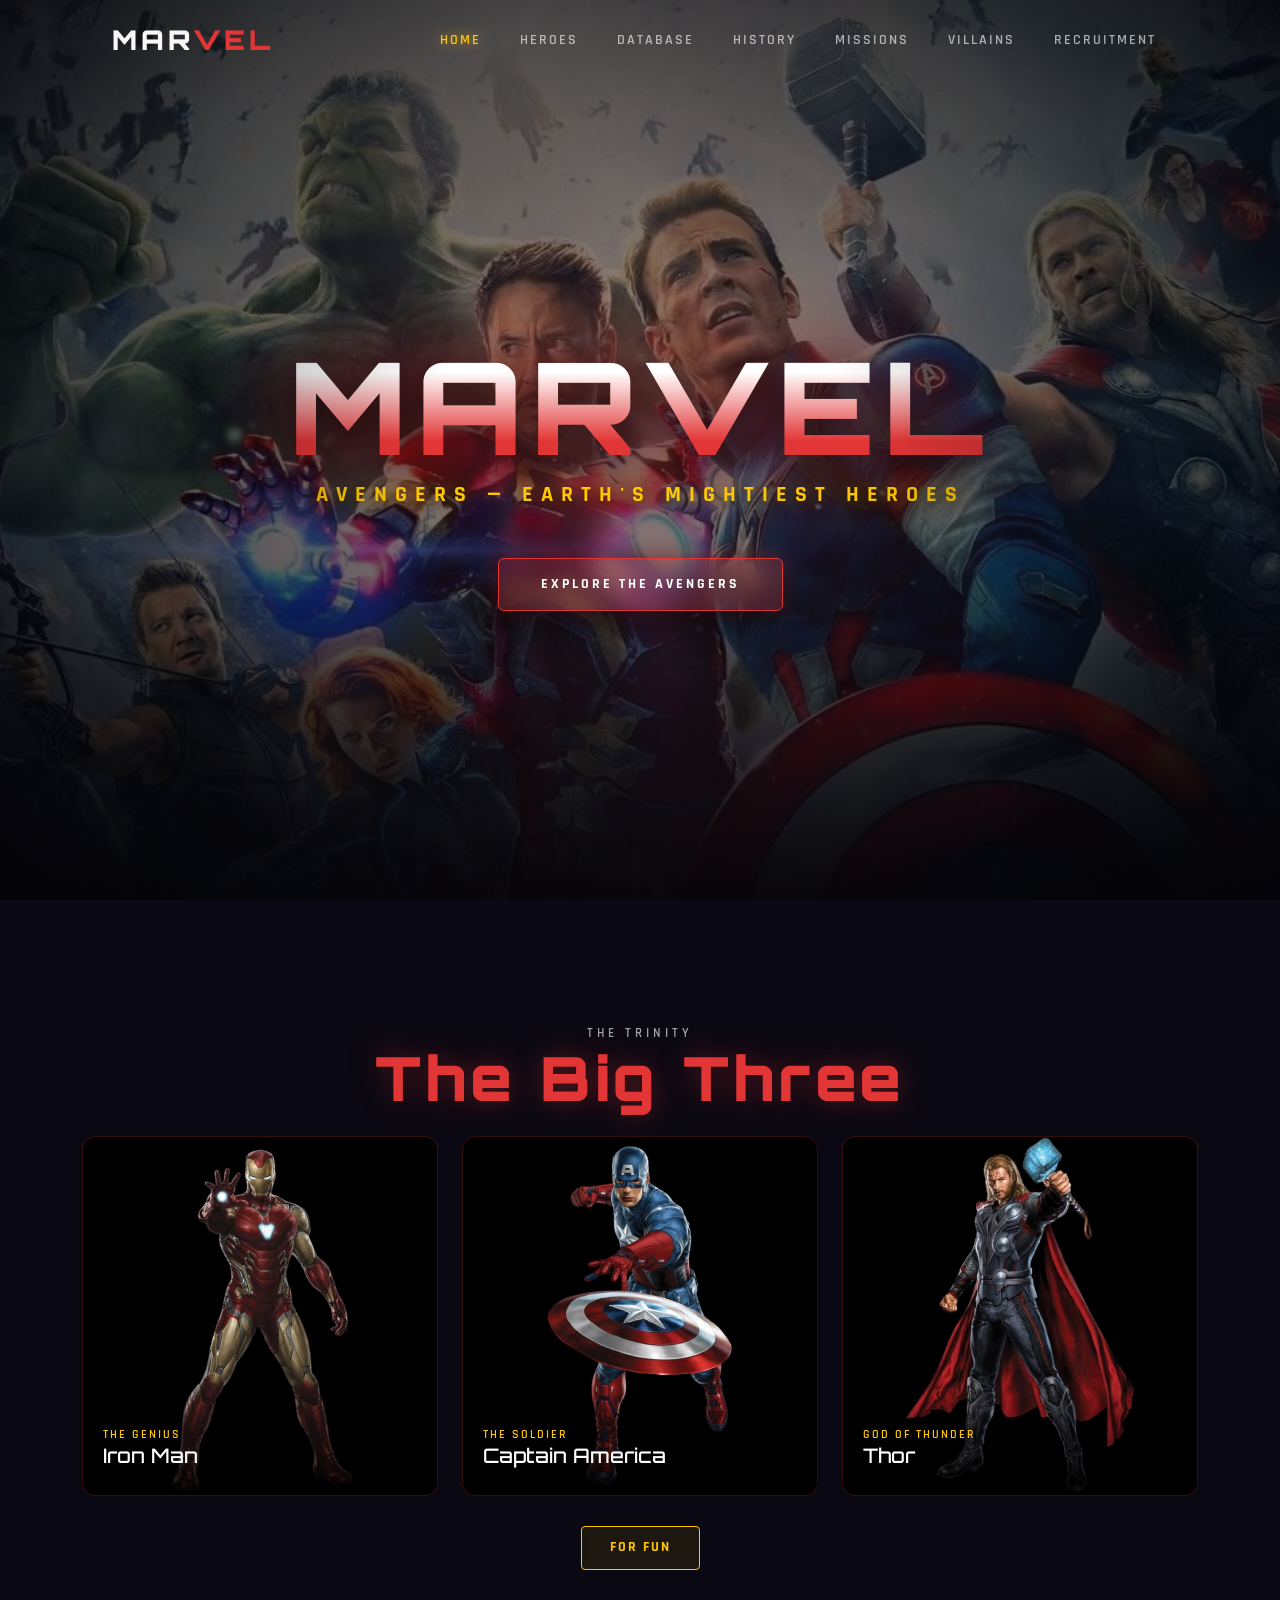
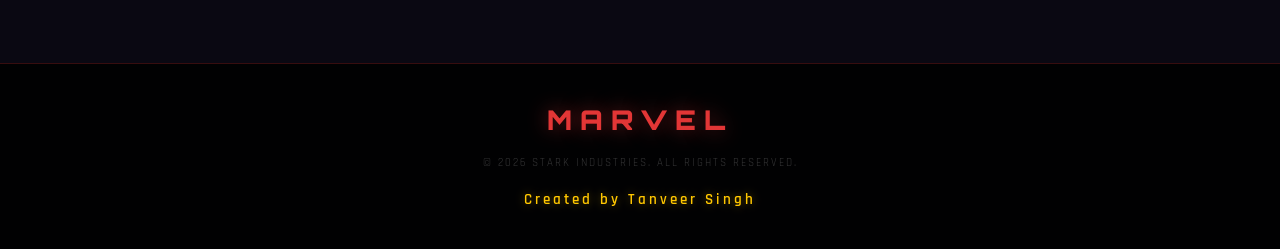
<file: index.html>
<!DOCTYPE html>
<html lang="en">

<head>
    <meta charset="UTF-8">
    <meta name="viewport" content="width=device-width, initial-scale=1.0">
    <title>MARVEL | HOME</title>
    <link rel="icon" type="image/jpeg" href="Marvel.pics/characters.jpg">
    <link rel="preconnect" href="https://fonts.googleapis.com">
    <link rel="preconnect" href="https://fonts.gstatic.com" crossorigin>
    <link rel="preconnect" href="https://cdn.jsdelivr.net" crossorigin>
    <link href="https://cdn.jsdelivr.net/npm/bootstrap@5.3.3/dist/css/bootstrap.min.css" rel="stylesheet">
    <link
        href="https://fonts.googleapis.com/css2?family=Orbitron:wght@400;700;900&family=Rajdhani:wght@300;400;600;700&family=Exo+2:wght@300;400;600&display=swap"
        rel="stylesheet">
    <link rel="stylesheet" href="style.css">
</head>

<body>
    <div class="vignette"></div>
    <div class="stars-bg"></div>
    <div class="mesh-bg"></div>

    <nav class="navbar navbar-expand-lg navbar-dark fixed-top custom-navbar">
        <div class="container-fluid px-lg-5">
            <a href="index.html" class="navbar-brand logo">MAR<span>VEL</span></a>
            <button class="navbar-toggler" type="button" data-bs-toggle="collapse" data-bs-target="#marvelNavbar"
                aria-controls="marvelNavbar" aria-expanded="false" aria-label="Toggle navigation">
                <span class="navbar-toggler-icon"></span>
            </button>
            <div class="collapse navbar-collapse justify-content-end" id="marvelNavbar">
                <ul class="navbar-nav">
                    <li class="nav-item"><a href="index.html" class="nav-link active">Home</a></li>
                    <li class="nav-item"><a href="marvel_heroes.html" class="nav-link">Heroes</a></li>
                    <li class="nav-item"><a href="marvel_database.html" class="nav-link">Database</a></li>
                    <li class="nav-item"><a href="marvel_history.html" class="nav-link">History</a></li>
                    <li class="nav-item"><a href="marvel_missions.html" class="nav-link">Missions</a></li>
                    <li class="nav-item"><a href="marvel_villains.html" class="nav-link">Villains</a></li>
                    <li class="nav-item"><a href="marvel_join.html" class="nav-link">Recruitment</a></li>
                </ul>
            </div>
        </div>
    </nav>

    <header class="hero">
        <h1>MARVEL</h1>
        <p class="hero-subtitle">Avengers — Earth's Mightiest Heroes</p>
        <a href="marvel_heroes.html" class="cta-btn">Explore the Avengers</a>
    </header>

    <section class="featured-section container py-5">
        <div class="section-header reveal">
            <p>The Trinity</p>
            <h2>The Big Three</h2>
        </div>

        <div class="row g-4 justify-content-center">
            <div class="col-12 col-md-4">
                <div class="hero-preview reveal">
                    <img src="Marvel.pics/ironman-removebg-preview.png" alt="Iron Man" loading="lazy">
                    <div class="hero-preview-overlay">
                        <span>The Genius</span>
                        <h3>Iron Man</h3>
                    </div>
                </div>
            </div>
            <div class="col-12 col-md-4">
                <div class="hero-preview reveal">
                    <img src="Marvel.pics/captain.png" alt="Captain America" loading="lazy">
                    <div class="hero-preview-overlay">
                        <span>The Soldier</span>
                        <h3>Captain America</h3>
                    </div>
                </div>
            </div>
            <div class="col-12 col-md-4">
                <div class="hero-preview reveal">
                    <img src="Marvel.pics/thor-removebg-preview.png" alt="Thor" loading="lazy">
                    <div class="hero-preview-overlay">
                        <span>God of Thunder</span>
                        <h3>Thor</h3>
                    </div>
                </div>
            </div>
        </div>

        <div class="fun-btn-container reveal">
            <a href="marvel_fun.html" class="fun-btn">For Fun</a>
        </div>
    </section>

    <footer>
        <div class="footer-logo">MARVEL</div>

        <p class="copyright">© 2026 Stark Industries. All rights reserved.</p>
        <p class="creator">Created by Tanveer Singh</p>
    </footer>

    <script src="https://cdn.jsdelivr.net/npm/bootstrap@5.3.3/dist/js/bootstrap.bundle.min.js"></script>
    <script>
        const reveals = document.querySelectorAll('.reveal');
        const observer = new IntersectionObserver((entries) => {
            entries.forEach(entry => {
                if (entry.isIntersecting) entry.target.classList.add('active');
            });
        }, { threshold: 0.1 });
        reveals.forEach(el => observer.observe(el));
    </script>
</body>

</html>
</file>
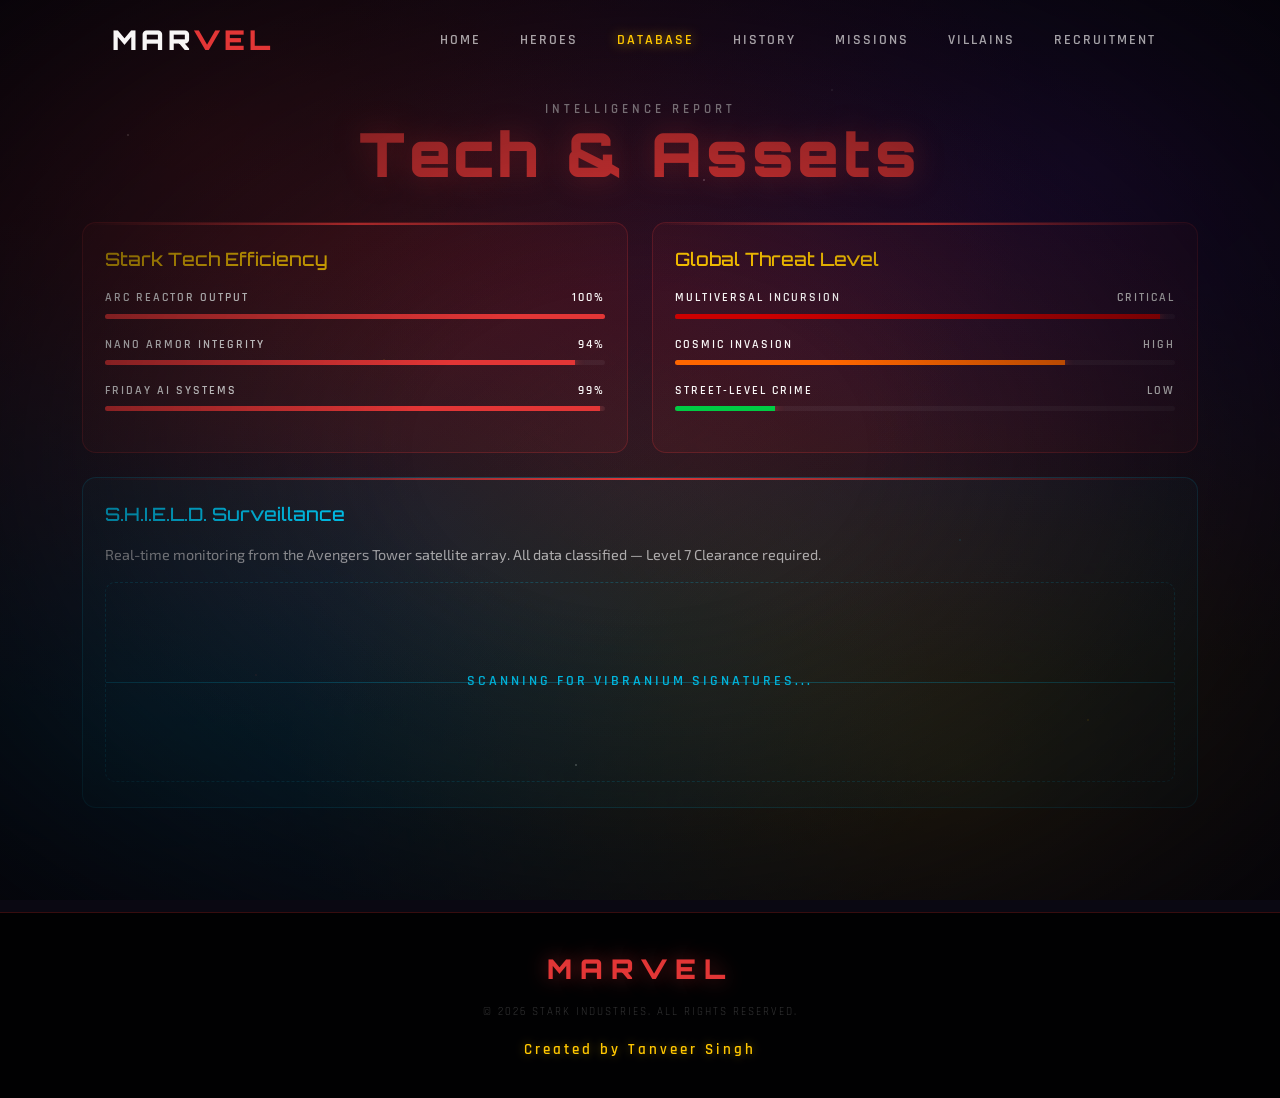
<file: marvel_database.html>
<!DOCTYPE html>
<html lang="en">

<head>
    <meta charset="UTF-8">
    <meta name="viewport" content="width=device-width, initial-scale=1.0">
    <title>MARVEL | DATABASE</title>
    <link rel="icon" type="image/jpeg" href="Marvel.pics/characters.jpg">
    <link rel="preconnect" href="https://fonts.googleapis.com">
    <link rel="preconnect" href="https://fonts.gstatic.com" crossorigin>
    <link rel="preconnect" href="https://cdn.jsdelivr.net" crossorigin>
    <link href="https://cdn.jsdelivr.net/npm/bootstrap@5.3.3/dist/css/bootstrap.min.css" rel="stylesheet">
    <link
        href="https://fonts.googleapis.com/css2?family=Orbitron:wght@400;700;900&family=Rajdhani:wght@300;400;600;700&family=Exo+2:wght@300;400;600&display=swap"
        rel="stylesheet">
    <link rel="stylesheet" href="style.css">
</head>

<body>
    <div class="vignette"></div>
    <div class="stars-bg"></div>
    <div class="mesh-bg"></div>

    <nav class="navbar navbar-expand-lg navbar-dark fixed-top custom-navbar">
        <div class="container-fluid px-lg-5">
            <a href="index.html" class="navbar-brand logo">MAR<span>VEL</span></a>
            <button class="navbar-toggler" type="button" data-bs-toggle="collapse" data-bs-target="#marvelNavbar"
                aria-controls="marvelNavbar" aria-expanded="false" aria-label="Toggle navigation">
                <span class="navbar-toggler-icon"></span>
            </button>
            <div class="collapse navbar-collapse justify-content-end" id="marvelNavbar">
                <ul class="navbar-nav">
                    <li class="nav-item"><a href="index.html" class="nav-link">Home</a></li>
                    <li class="nav-item"><a href="marvel_heroes.html" class="nav-link">Heroes</a></li>
                    <li class="nav-item"><a href="marvel_database.html" class="nav-link active">Database</a></li>
                    <li class="nav-item"><a href="marvel_history.html" class="nav-link">History</a></li>
                    <li class="nav-item"><a href="marvel_missions.html" class="nav-link">Missions</a></li>
                    <li class="nav-item"><a href="marvel_villains.html" class="nav-link">Villains</a></li>
                    <li class="nav-item"><a href="marvel_join.html" class="nav-link">Recruitment</a></li>
                </ul>
            </div>
        </div>
    </nav>

    <section class="container py-4">
        <div class="section-header reveal">
            <p>Intelligence Report</p>
            <h2>Tech & Assets</h2>
        </div>

        <div class="row g-4 db-container">
            <div class="col-12 col-lg-6">
                <div class="db-card reveal">
                    <h3>Stark Tech Efficiency</h3>
                    <div class="tech-item">
                        <div class="tech-label"><span>Arc Reactor Output</span><span>100%</span></div>
                        <div class="progress-bar">
                            <div class="progress-fill" style="--percent:100%;"></div>
                        </div>
                    </div>
                    <div class="tech-item">
                        <div class="tech-label"><span>Nano Armor Integrity</span><span>94%</span></div>
                        <div class="progress-bar">
                            <div class="progress-fill" style="--percent:94%;"></div>
                        </div>
                    </div>
                    <div class="tech-item">
                        <div class="tech-label"><span>FRIDAY AI Systems</span><span>99%</span></div>
                        <div class="progress-bar">
                            <div class="progress-fill" style="--percent:99%;"></div>
                        </div>
                    </div>
                </div>
            </div>

            <div class="col-12 col-lg-6">
                <div class="db-card reveal">
                    <h3>Global Threat Level</h3>
                    <div class="tech-item">
                        <div class="tech-label"><span>Multiversal Incursion</span><span>Critical</span></div>
                        <div class="progress-bar">
                            <div class="progress-fill" style="--percent:97%; background:#cc0000;"></div>
                        </div>
                    </div>
                    <div class="tech-item">
                        <div class="tech-label"><span>Cosmic Invasion</span><span>High</span></div>
                        <div class="progress-bar">
                            <div class="progress-fill" style="--percent:78%; background:#ff6600;"></div>
                        </div>
                    </div>
                    <div class="tech-item">
                        <div class="tech-label"><span>Street-Level Crime</span><span>Low</span></div>
                        <div class="progress-bar">
                            <div class="progress-fill" style="--percent:20%; background:#00cc44;"></div>
                        </div>
                    </div>
                </div>
            </div>

            <div class="col-12">
                <div class="db-card analysis-box reveal">
                    <h3>S.H.I.E.L.D. Surveillance</h3>
                    <p style="color:var(--text-dim); font-size:0.9rem;">Real-time monitoring from the Avengers Tower
                        satellite array. All data classified — Level 7 Clearance required.</p>
                    <div class="radar-placeholder">
                        <div class="radar-line"></div>
                        <span
                            style="font-family:'Rajdhani',sans-serif; font-weight:600; font-size:0.85rem; color:var(--m-blue); letter-spacing:3px; text-transform:uppercase;">Scanning
                            for Vibranium Signatures...</span>
                    </div>
                </div>
            </div>
        </div>
    </section>

    <footer>
        <div class="footer-logo">MARVEL</div>
        <p class="copyright">© 2026 Stark Industries. All rights reserved.</p>
        <p class="creator">Created by Tanveer Singh</p>
    </footer>

    <script src="https://cdn.jsdelivr.net/npm/bootstrap@5.3.3/dist/js/bootstrap.bundle.min.js"></script>
    <script>
        const reveals = document.querySelectorAll('.reveal');
        const observer = new IntersectionObserver((entries) => {
            entries.forEach(entry => {
                if (entry.isIntersecting) entry.target.classList.add('active');
            });
        }, { threshold: 0.1 });
        reveals.forEach(el => observer.observe(el));
    </script>
</body>

</html>
</file>
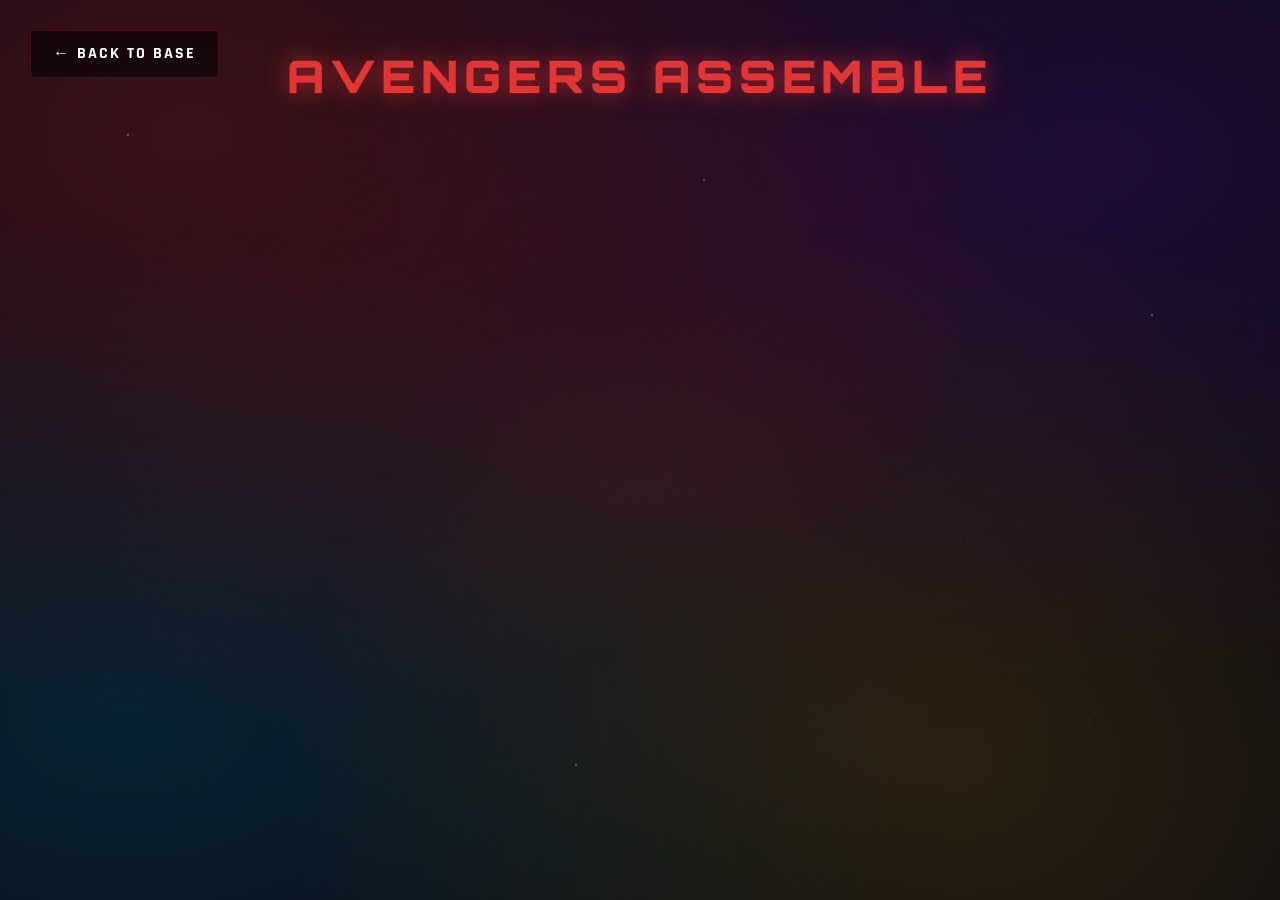
<file: marvel_fun.html>
<!DOCTYPE html>
<html lang="en">
<head>
    <meta charset="UTF-8">
    <meta name="viewport" content="width=device-width, initial-scale=1.0">
    <title>MARVEL | ASSEMBLE</title>
    <link rel="icon" type="image/jpeg" href="Marvel.pics/characters.jpg">
    <link rel="preconnect" href="https://fonts.googleapis.com">
    <link rel="preconnect" href="https://fonts.gstatic.com" crossorigin>
    <link rel="preconnect" href="https://cdn.jsdelivr.net" crossorigin>
    <link href="https://cdn.jsdelivr.net/npm/bootstrap@5.3.3/dist/css/bootstrap.min.css" rel="stylesheet">
    <link href="https://fonts.googleapis.com/css2?family=Orbitron:wght@400;700;900&family=Rajdhani:wght@300;400;600;700&display=swap" rel="stylesheet">
    <link rel="stylesheet" href="style.css">
</head>
<body>
    <div class="stars-bg"></div>
    <div class="mesh-bg"></div>
    <a href="index.html" class="back-btn">← Back to Base</a>
    <h1 class="party-title">AVENGERS ASSEMBLE</h1>

    <div class="action-container">
        <div class="hero-action hero-step ironman-step">
            <img src="Marvel.pics/ironman-removebg-preview.png" alt="Iron Man" loading="lazy">
        </div>
        <div class="hero-action hero-step cap-step">
            <img src="Marvel.pics/captain.png" alt="Captain America" loading="lazy">
        </div>
        <div class="hero-action hero-step thor-step">
            <img src="Marvel.pics/thor-removebg-preview.png" alt="Thor" loading="lazy">
        </div>
    </div>

    <script src="https://cdn.jsdelivr.net/npm/bootstrap@5.3.3/dist/js/bootstrap.bundle.min.js"></script>
</body>
</html>
</file>
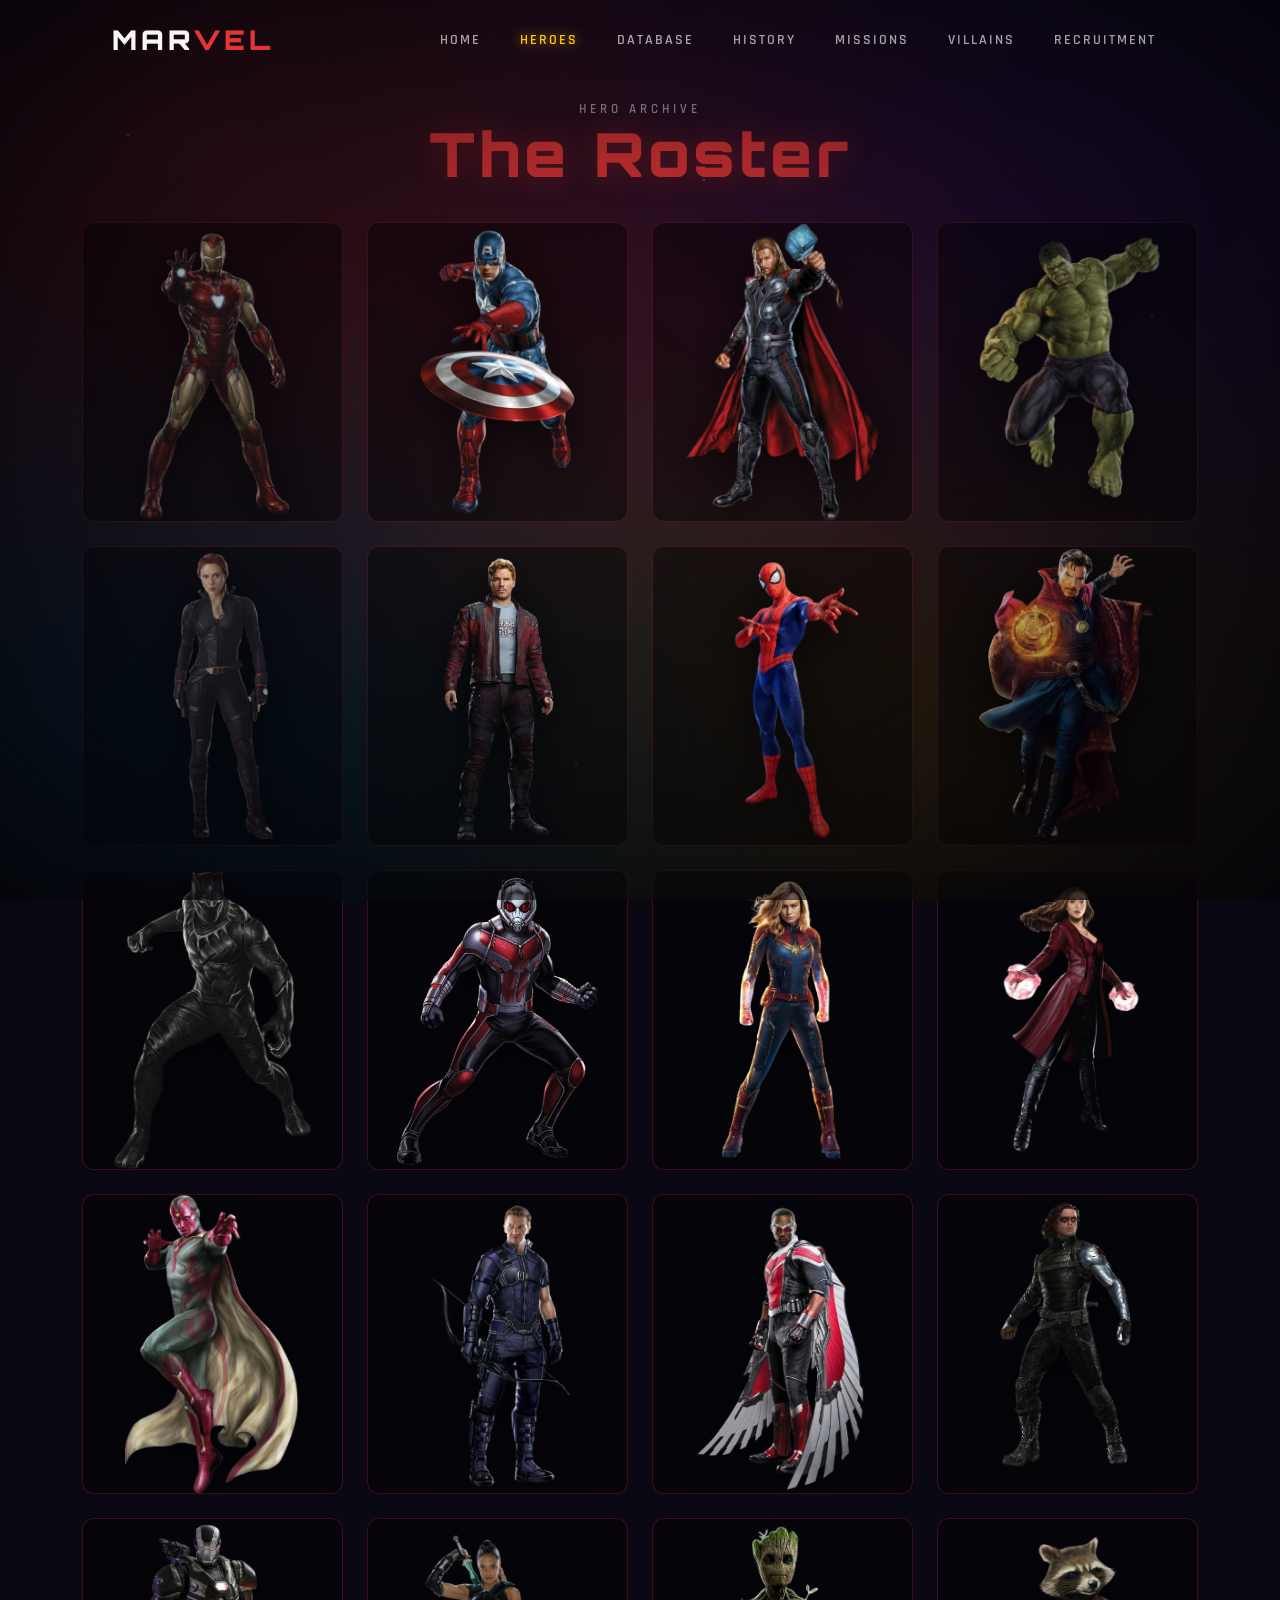
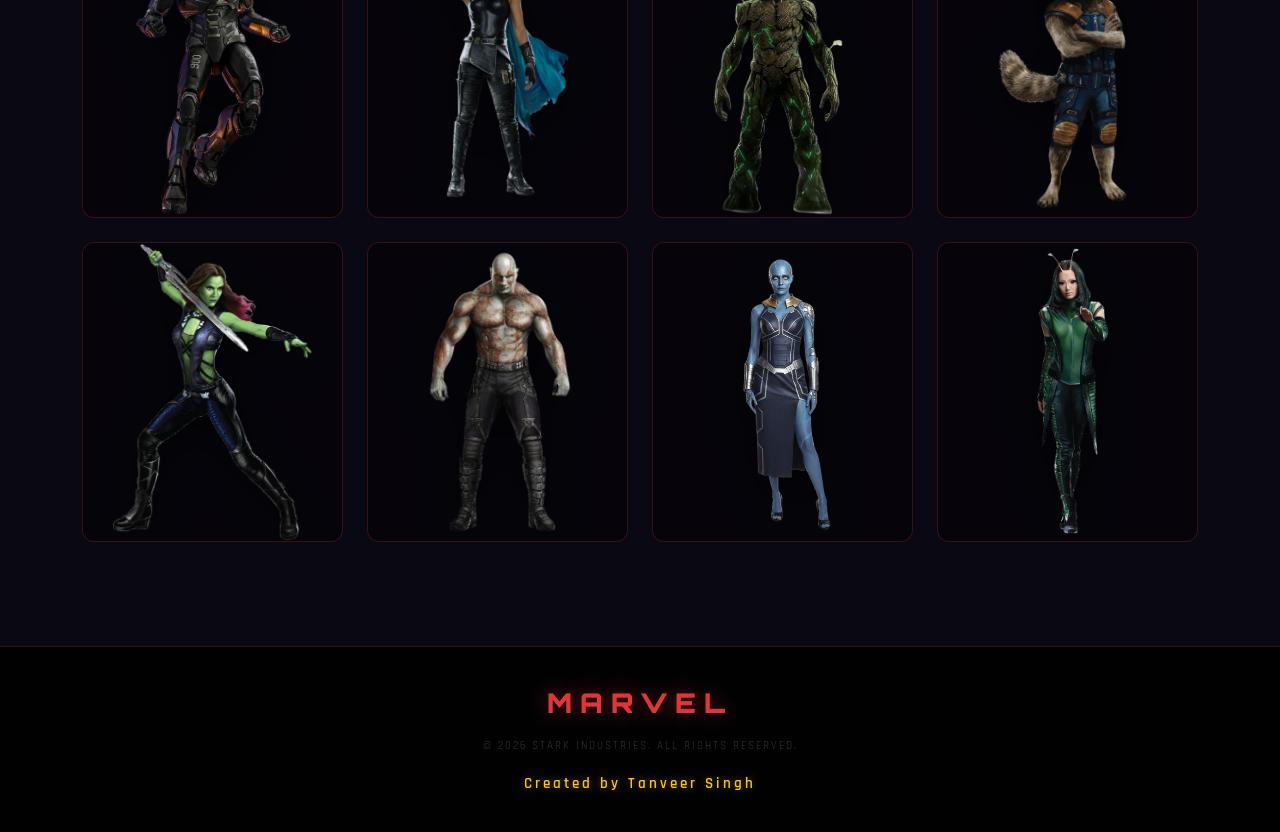
<file: marvel_heroes.html>
<!DOCTYPE html>
<html lang="en">

<head>
    <meta charset="UTF-8">
    <meta name="viewport" content="width=device-width, initial-scale=1.0">
    <title>MARVEL | HEROES</title>
    <link rel="icon" type="image/jpeg" href="Marvel.pics/characters.jpg">
    <link rel="preconnect" href="https://fonts.googleapis.com">
    <link rel="preconnect" href="https://fonts.gstatic.com" crossorigin>
    <link rel="preconnect" href="https://cdn.jsdelivr.net" crossorigin>
    <link href="https://cdn.jsdelivr.net/npm/bootstrap@5.3.3/dist/css/bootstrap.min.css" rel="stylesheet">
    <link
        href="https://fonts.googleapis.com/css2?family=Orbitron:wght@400;700;900&family=Rajdhani:wght@300;400;600;700&family=Exo+2:wght@300;400;600&display=swap"
        rel="stylesheet">
    <link rel="stylesheet" href="style.css">
</head>

<body>
    <div class="vignette"></div>
    <div class="stars-bg"></div>
    <div class="mesh-bg"></div>

    <nav class="navbar navbar-expand-lg navbar-dark fixed-top custom-navbar">
        <div class="container-fluid px-lg-5">
            <a href="index.html" class="navbar-brand logo">MAR<span>VEL</span></a>
            <button class="navbar-toggler" type="button" data-bs-toggle="collapse" data-bs-target="#marvelNavbar"
                aria-controls="marvelNavbar" aria-expanded="false" aria-label="Toggle navigation">
                <span class="navbar-toggler-icon"></span>
            </button>
            <div class="collapse navbar-collapse justify-content-end" id="marvelNavbar">
                <ul class="navbar-nav">
                    <li class="nav-item"><a href="index.html" class="nav-link">Home</a></li>
                    <li class="nav-item"><a href="marvel_heroes.html" class="nav-link active">Heroes</a></li>
                    <li class="nav-item"><a href="marvel_database.html" class="nav-link">Database</a></li>
                    <li class="nav-item"><a href="marvel_history.html" class="nav-link">History</a></li>
                    <li class="nav-item"><a href="marvel_missions.html" class="nav-link">Missions</a></li>
                    <li class="nav-item"><a href="marvel_villains.html" class="nav-link">Villains</a></li>
                    <li class="nav-item"><a href="marvel_join.html" class="nav-link">Recruitment</a></li>
                </ul>
            </div>
        </div>
    </nav>

    <section class="container py-4">
        <div class="section-header reveal">
            <p>Hero Archive</p>
            <h2>The Roster</h2>
        </div>

        <div class="gallery-container">
            <div class="row g-4" id="galleryGrid"></div>
        </div>
    </section>

    <footer>
        <div class="footer-logo">MARVEL</div>
        <p class="copyright">© 2026 Stark Industries. All rights reserved.</p>
        <p class="creator">Created by Tanveer Singh</p>
    </footer>

    <script src="https://cdn.jsdelivr.net/npm/bootstrap@5.3.3/dist/js/bootstrap.bundle.min.js"></script>
    <script>
        const heroes = [
            { name: "Iron Man", alias: "Tony Stark", img: "ironman-removebg-preview.png" },
            { name: "Captain America", alias: "Steve Rogers", img: "captain.png" },
            { name: "Thor", alias: "God of Thunder", img: "thor-removebg-preview.png" },
            { name: "Hulk", alias: "Bruce Banner", img: "hulk-removebg-preview.png" },
            { name: "Black Widow", alias: "Natasha Romanoff", img: "blackwidow.png" },
            { name: "Star-Lord", alias: "Peter Quill", img: "peter-removebg-preview.png" },
            { name: "Spider-Man", alias: "Peter Parker", img: "spider-removebg-preview.png" },
            { name: "Doctor Strange", alias: "Stephen Strange", img: "strange-removebg-preview.png" },
            { name: "Black Panther", alias: "T'Challa", img: "panther-removebg-preview.png" },
            { name: "Ant-Man", alias: "Scott Lang", img: "antman.png" },
            { name: "Captain Marvel", alias: "Carol Danvers", img: "captain_marvel-removebg-preview.png" },
            { name: "Scarlet Witch", alias: "Wanda Maximoff", img: "wanda-removebg-preview.png" },
            { name: "Vision", alias: "Synthezoid", img: "vision-removebg-preview.png" },
            { name: "Hawkeye", alias: "Clint Barton", img: "hawkeye-removebg-preview.png" },
            { name: "Falcon", alias: "Sam Wilson", img: "falcon-removebg-preview.png" },
            { name: "Winter Soldier", alias: "Bucky Barnes", img: "wintersoldier-removebg-preview.png" },
            { name: "War Machine", alias: "James Rhodes", img: "war_machine-removebg-preview.png" },
            { name: "Valkyrie", alias: "Brunnhilde", img: "Valkyrie-removebg-preview.png" },
            { name: "Groot", alias: "I am Groot", img: "groot-removebg-preview.png" },
            { name: "Rocket", alias: "Subject 89P13", img: "rocket-removebg-preview.png" },
            { name: "Gamora", alias: "Deadliest Woman", img: "ghamora-removebg-preview.png" },
            { name: "Drax", alias: "The Destroyer", img: "drax-removebg-preview.png" },
            { name: "Nebula", alias: "Cyborg Assassin", img: "nebula-removebg-preview.png" },
            { name: "Mantis", alias: "Empath", img: "mantris-removebg-preview.png" }
        ];

        const grid = document.getElementById('galleryGrid');
        heroes.forEach((hero, index) => {
            const col = document.createElement('div');
            col.className = 'col-12 col-sm-6 col-md-4 col-lg-3';
            col.innerHTML = `
                <div class="gallery-item reveal" style="transition-delay: ${(index % 4) * 0.1}s">
                    <img src="Marvel.pics/${hero.img}" alt="${hero.name}" loading="lazy">
                    <div class="item-info">
                        <span>${hero.alias}</span>
                        <h3>${hero.name}</h3>
                    </div>
                </div>
            `;
            grid.appendChild(col);
        });

        const reveals = document.querySelectorAll('.reveal');
        const observer = new IntersectionObserver((entries) => {
            entries.forEach(entry => {
                if (entry.isIntersecting) entry.target.classList.add('active');
            });
        }, { threshold: 0.1 });
        reveals.forEach(el => observer.observe(el));
    </script>
</body>

</html>
</file>
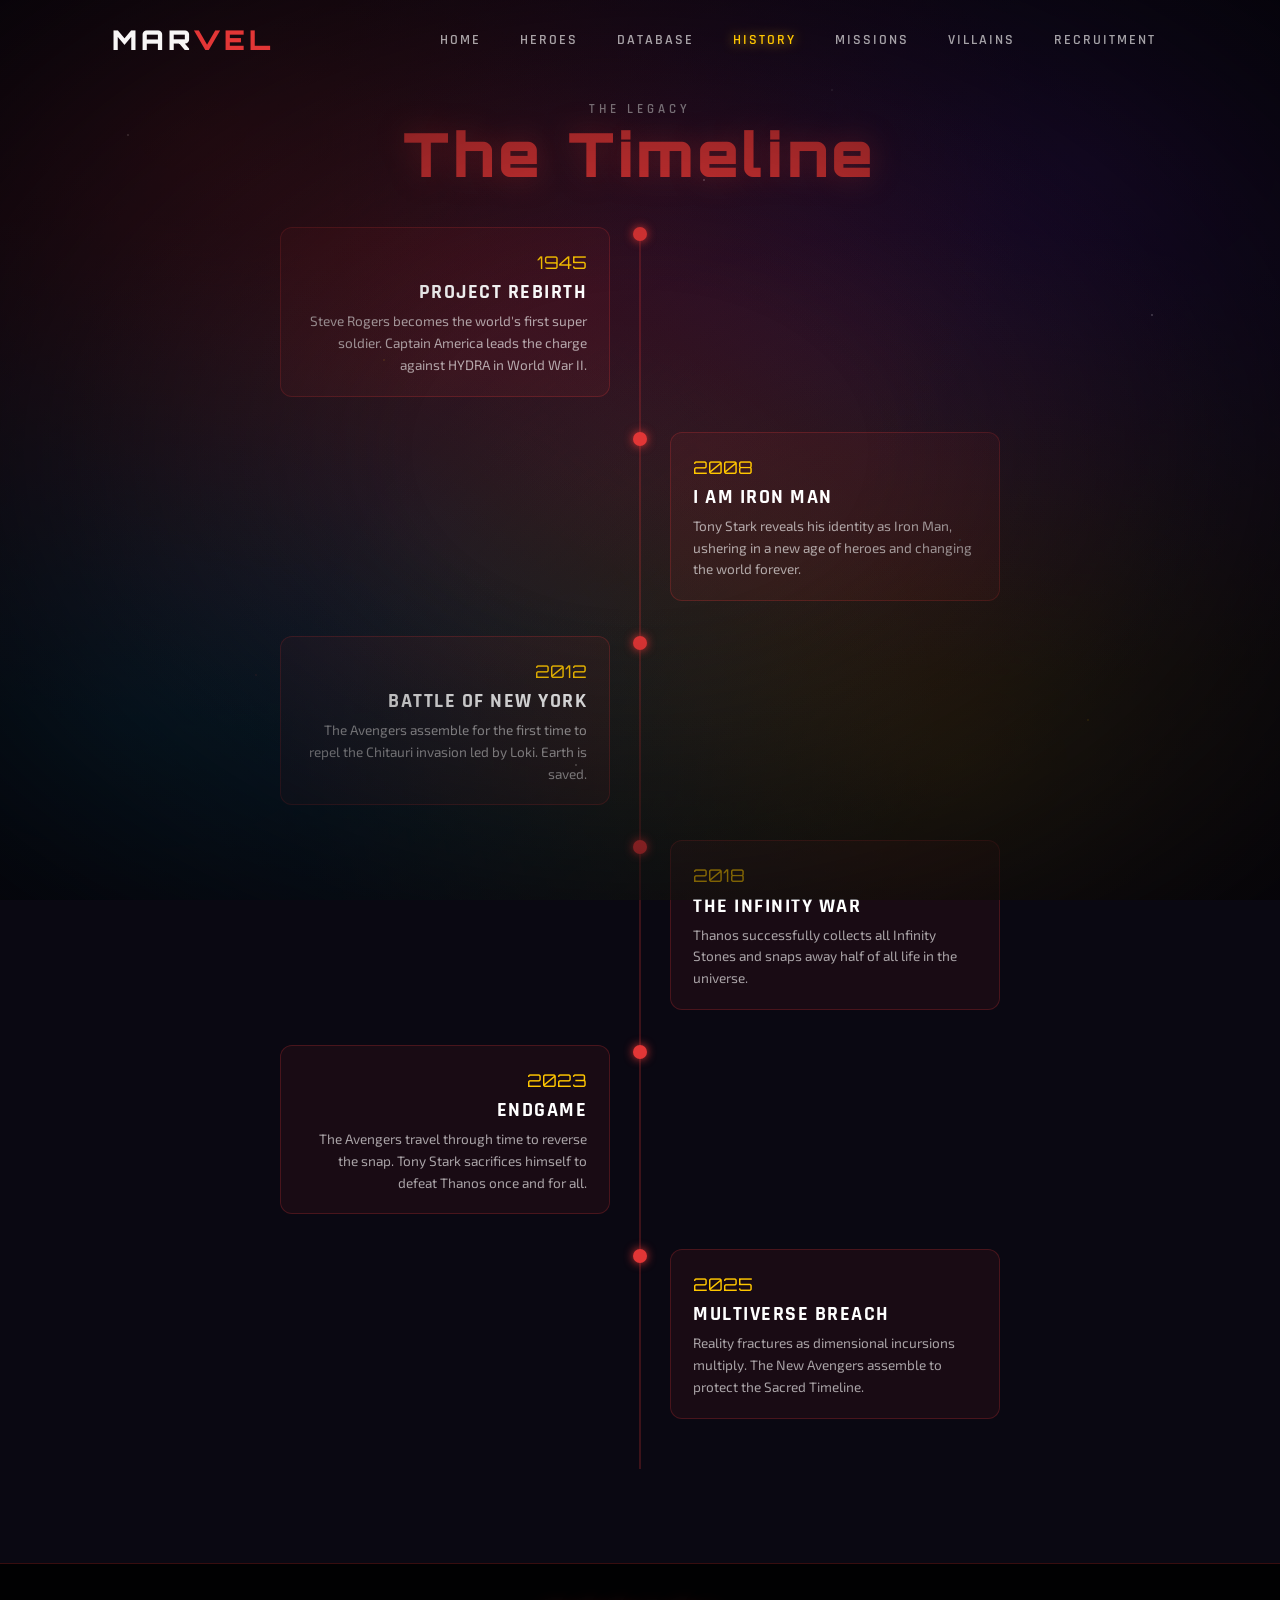
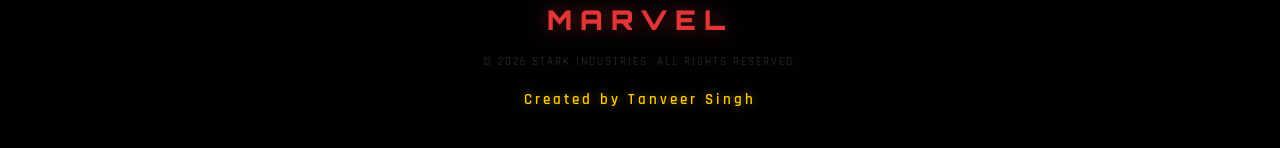
<file: marvel_history.html>
<!DOCTYPE html>
<html lang="en">

<head>
    <meta charset="UTF-8">
    <meta name="viewport" content="width=device-width, initial-scale=1.0">
    <title>MARVEL | HISTORY</title>
    <link rel="icon" type="image/jpeg" href="Marvel.pics/characters.jpg">
    <link rel="preconnect" href="https://fonts.googleapis.com">
    <link rel="preconnect" href="https://fonts.gstatic.com" crossorigin>
    <link rel="preconnect" href="https://cdn.jsdelivr.net" crossorigin>
    <link href="https://cdn.jsdelivr.net/npm/bootstrap@5.3.3/dist/css/bootstrap.min.css" rel="stylesheet">
    <link
        href="https://fonts.googleapis.com/css2?family=Orbitron:wght@400;700;900&family=Rajdhani:wght@300;400;600;700&family=Exo+2:wght@300;400;600&display=swap"
        rel="stylesheet">
    <link rel="stylesheet" href="style.css">
</head>

<body>
    <div class="vignette"></div>
    <div class="stars-bg"></div>
    <div class="mesh-bg"></div>

    <nav class="navbar navbar-expand-lg navbar-dark fixed-top custom-navbar">
        <div class="container-fluid px-lg-5">
            <a href="index.html" class="navbar-brand logo">MAR<span>VEL</span></a>
            <button class="navbar-toggler" type="button" data-bs-toggle="collapse" data-bs-target="#marvelNavbar"
                aria-controls="marvelNavbar" aria-expanded="false" aria-label="Toggle navigation">
                <span class="navbar-toggler-icon"></span>
            </button>
            <div class="collapse navbar-collapse justify-content-end" id="marvelNavbar">
                <ul class="navbar-nav">
                    <li class="nav-item"><a href="index.html" class="nav-link">Home</a></li>
                    <li class="nav-item"><a href="marvel_heroes.html" class="nav-link">Heroes</a></li>
                    <li class="nav-item"><a href="marvel_database.html" class="nav-link">Database</a></li>
                    <li class="nav-item"><a href="marvel_history.html" class="nav-link active">History</a></li>
                    <li class="nav-item"><a href="marvel_missions.html" class="nav-link">Missions</a></li>
                    <li class="nav-item"><a href="marvel_villains.html" class="nav-link">Villains</a></li>
                    <li class="nav-item"><a href="marvel_join.html" class="nav-link">Recruitment</a></li>
                </ul>
            </div>
        </div>
    </nav>

    <section class="container py-4">
        <div class="section-header reveal">
            <p>The Legacy</p>
            <h2>The Timeline</h2>
        </div>

        <div class="timeline">
            <div class="timeline-item reveal">
                <div class="timeline-dot"></div>
                <div class="timeline-content">
                    <div class="timeline-year">1945</div>
                    <h3>Project Rebirth</h3>
                    <p>Steve Rogers becomes the world's first super soldier. Captain America leads the charge against
                        HYDRA in World War II.</p>
                </div>
            </div>
            <div class="timeline-item reveal">
                <div class="timeline-dot"></div>
                <div class="timeline-content">
                    <div class="timeline-year">2008</div>
                    <h3>I Am Iron Man</h3>
                    <p>Tony Stark reveals his identity as Iron Man, ushering in a new age of heroes and changing the
                        world forever.</p>
                </div>
            </div>
            <div class="timeline-item reveal">
                <div class="timeline-dot"></div>
                <div class="timeline-content">
                    <div class="timeline-year">2012</div>
                    <h3>Battle of New York</h3>
                    <p>The Avengers assemble for the first time to repel the Chitauri invasion led by Loki. Earth is
                        saved.</p>
                </div>
            </div>
            <div class="timeline-item reveal">
                <div class="timeline-dot"></div>
                <div class="timeline-content">
                    <div class="timeline-year">2018</div>
                    <h3>The Infinity War</h3>
                    <p>Thanos successfully collects all Infinity Stones and snaps away half of all life in the universe.
                    </p>
                </div>
            </div>
            <div class="timeline-item reveal">
                <div class="timeline-dot"></div>
                <div class="timeline-content">
                    <div class="timeline-year">2023</div>
                    <h3>Endgame</h3>
                    <p>The Avengers travel through time to reverse the snap. Tony Stark sacrifices himself to defeat
                        Thanos once and for all.</p>
                </div>
            </div>
            <div class="timeline-item reveal">
                <div class="timeline-dot"></div>
                <div class="timeline-content">
                    <div class="timeline-year">2025</div>
                    <h3>Multiverse Breach</h3>
                    <p>Reality fractures as dimensional incursions multiply. The New Avengers assemble to protect the
                        Sacred Timeline.</p>
                </div>
            </div>
        </div>
    </section>

    <footer>
        <div class="footer-logo">MARVEL</div>
        <p class="copyright">© 2026 Stark Industries. All rights reserved.</p>
        <p class="creator">Created by Tanveer Singh</p>
    </footer>

    <script src="https://cdn.jsdelivr.net/npm/bootstrap@5.3.3/dist/js/bootstrap.bundle.min.js"></script>
    <script>
        const reveals = document.querySelectorAll('.reveal');
        const observer = new IntersectionObserver((entries) => {
            entries.forEach(entry => {
                if (entry.isIntersecting) entry.target.classList.add('active');
            });
        }, { threshold: 0.1 });
        reveals.forEach(el => observer.observe(el));
    </script>
</body>

</html>
</file>
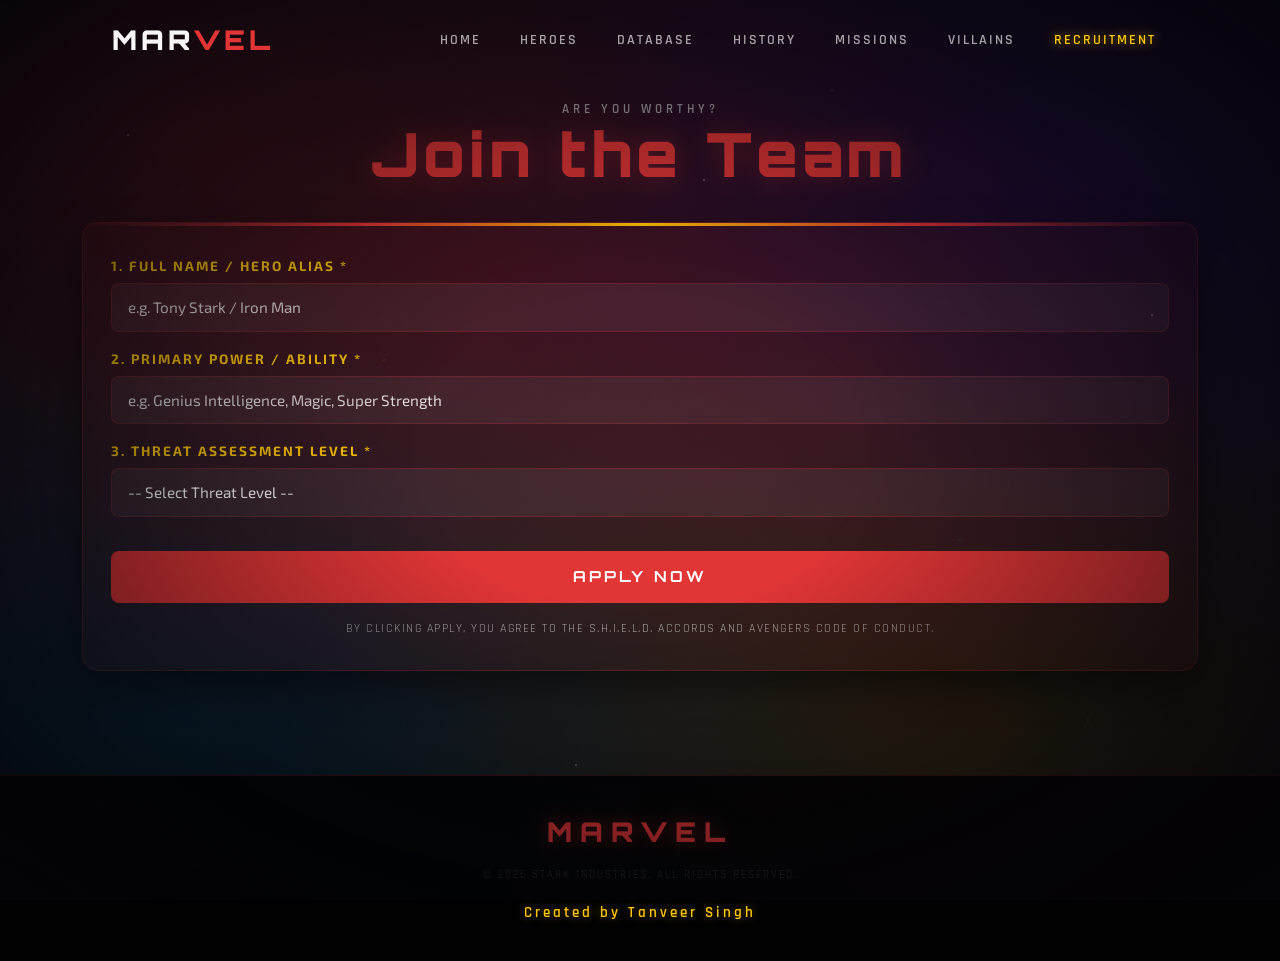
<file: marvel_join.html>
<!DOCTYPE html>
<html lang="en">

<head>
    <meta charset="UTF-8">
    <meta name="viewport" content="width=device-width, initial-scale=1.0">
    <title>MARVEL | RECRUITMENT</title>
    <link rel="icon" type="image/jpeg" href="Marvel.pics/characters.jpg">
    <link rel="preconnect" href="https://fonts.googleapis.com">
    <link rel="preconnect" href="https://fonts.gstatic.com" crossorigin>
    <link rel="preconnect" href="https://cdn.jsdelivr.net" crossorigin>
    <link href="https://cdn.jsdelivr.net/npm/bootstrap@5.3.3/dist/css/bootstrap.min.css" rel="stylesheet">
    <link
        href="https://fonts.googleapis.com/css2?family=Orbitron:wght@400;700;900&family=Rajdhani:wght@300;400;600;700&family=Exo+2:wght@300;400;600&display=swap"
        rel="stylesheet">
    <link rel="stylesheet" href="style.css">
</head>

<body>
    <div class="vignette"></div>
    <div class="stars-bg"></div>
    <div class="mesh-bg"></div>

    <nav class="navbar navbar-expand-lg navbar-dark fixed-top custom-navbar">
        <div class="container-fluid px-lg-5">
            <a href="index.html" class="navbar-brand logo">MAR<span>VEL</span></a>
            <button class="navbar-toggler" type="button" data-bs-toggle="collapse" data-bs-target="#marvelNavbar"
                aria-controls="marvelNavbar" aria-expanded="false" aria-label="Toggle navigation">
                <span class="navbar-toggler-icon"></span>
            </button>
            <div class="collapse navbar-collapse justify-content-end" id="marvelNavbar">
                <ul class="navbar-nav">
                    <li class="nav-item"><a href="index.html" class="nav-link">Home</a></li>
                    <li class="nav-item"><a href="marvel_heroes.html" class="nav-link">Heroes</a></li>
                    <li class="nav-item"><a href="marvel_database.html" class="nav-link">Database</a></li>
                    <li class="nav-item"><a href="marvel_history.html" class="nav-link">History</a></li>
                    <li class="nav-item"><a href="marvel_missions.html" class="nav-link">Missions</a></li>
                    <li class="nav-item"><a href="marvel_villains.html" class="nav-link">Villains</a></li>
                    <li class="nav-item"><a href="marvel_join.html" class="nav-link active">Recruitment</a></li>
                </ul>
            </div>
        </div>
    </nav>

    <section class="container py-4">
        <div class="section-header reveal">
            <p>Are you worthy?</p>
            <h2>Join the Team</h2>
        </div>

        <div class="join-form-container reveal">
            <div class="form-card">
                <form id="recruitmentForm" novalidate>
                    <div class="form-group mb-3">
                        <label class="form-label">1. Full Name / Hero Alias *</label>
                        <input type="text" id="heroAlias" class="form-control" placeholder="e.g. Tony Stark / Iron Man"
                            required>
                    </div>
                    <div class="form-group mb-3">
                        <label class="form-label">2. Primary Power / Ability *</label>
                        <input type="text" id="heroPower" class="form-control"
                            placeholder="e.g. Genius Intelligence, Magic, Super Strength" required>
                    </div>
                    <div class="form-group mb-4">
                        <label class="form-label">3. Threat Assessment Level *</label>
                        <select id="threatLevel" class="form-select" required>
                            <option value="" disabled selected>-- Select Threat Level --</option>
                            <option value="Level 1 — Street Level">Level 1 — Street Level</option>
                            <option value="Level 2 — City Defender">Level 2 — City Defender</option>
                            <option value="Level 3 — Global Guardian">Level 3 — Global Guardian</option>
                            <option value="Level 4 — Cosmic Champion">Level 4 — Cosmic Champion</option>
                        </select>
                    </div>

                    <button type="submit" class="submit-btn">Apply Now</button>
                    <p class="warning-text">By clicking apply, you agree to the S.H.I.E.L.D. Accords and Avengers Code
                        of Conduct.</p>
                </form>
            </div>
        </div>
    </section>

    <footer>
        <div class="footer-logo">MARVEL</div>
        <p class="copyright">© 2026 Stark Industries. All rights reserved.</p>
        <p class="creator">Created by Tanveer Singh</p>
    </footer>

    <script src="https://cdn.jsdelivr.net/npm/bootstrap@5.3.3/dist/js/bootstrap.bundle.min.js"></script>
    <script>
        const reveals = document.querySelectorAll('.reveal');
        const observer = new IntersectionObserver((entries) => {
            entries.forEach(entry => {
                if (entry.isIntersecting) entry.target.classList.add('active');
            });
        }, { threshold: 0.1 });
        reveals.forEach(el => observer.observe(el));

        document.getElementById('recruitmentForm').addEventListener('submit', (e) => {
            e.preventDefault();
            const alias = document.getElementById('heroAlias').value.trim();
            const power = document.getElementById('heroPower').value.trim();
            const level = document.getElementById('threatLevel').value;

            if (!alias || !power || !level) {
                alert('⚠️ Please fill out all 3 fields before applying!');
                return;
            }

            sessionStorage.setItem('marvel_hero_alias', alias);
            sessionStorage.setItem('marvel_hero_power', power);
            sessionStorage.setItem('marvel_threat_level', level);

            window.location.href = 'marvel_success.html';
        });
    </script>
</body>

</html>
</file>
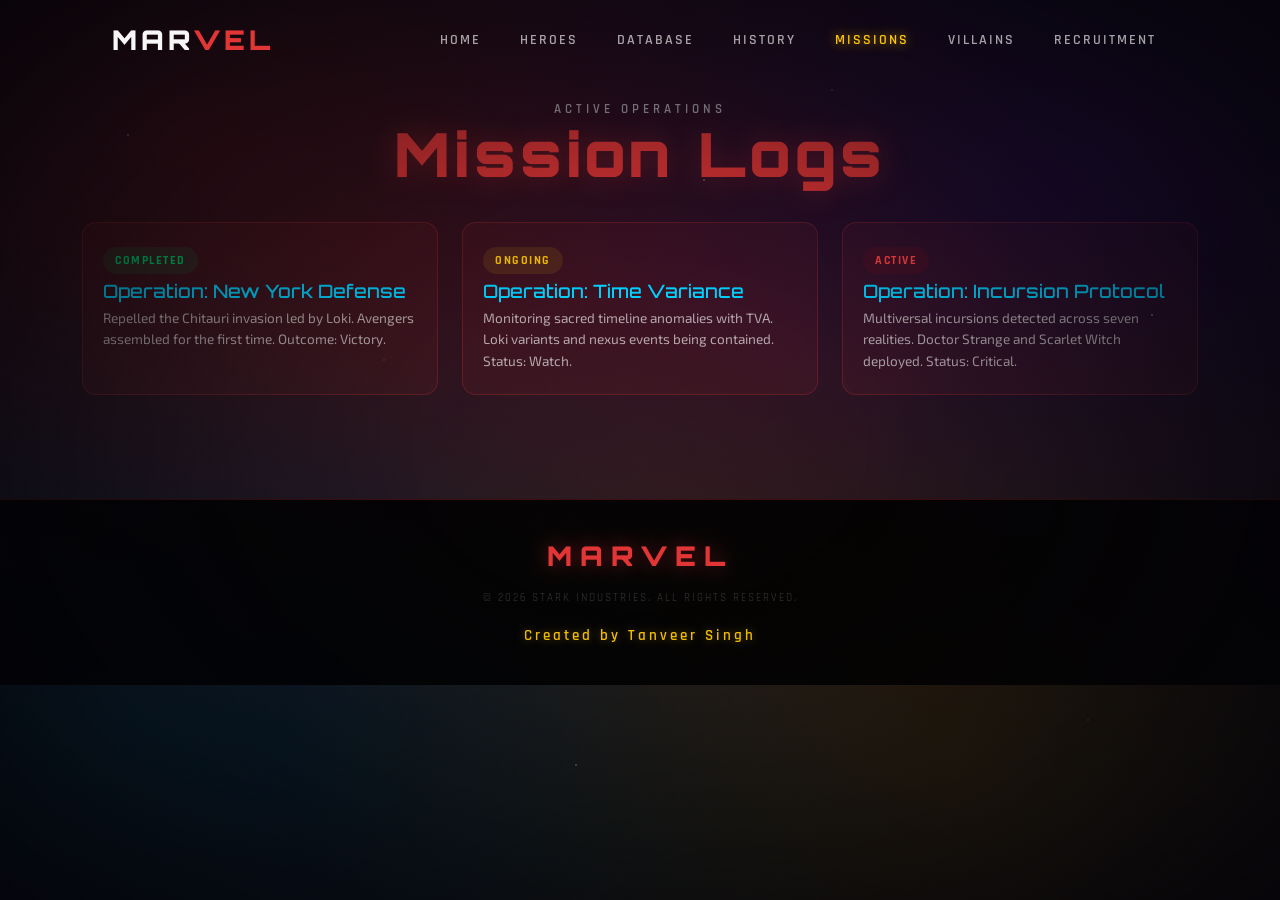
<file: marvel_missions.html>
<!DOCTYPE html>
<html lang="en">

<head>
    <meta charset="UTF-8">
    <meta name="viewport" content="width=device-width, initial-scale=1.0">
    <title>MARVEL | MISSIONS</title>
    <link rel="icon" type="image/jpeg" href="Marvel.pics/characters.jpg">
    <link rel="preconnect" href="https://fonts.googleapis.com">
    <link rel="preconnect" href="https://fonts.gstatic.com" crossorigin>
    <link rel="preconnect" href="https://cdn.jsdelivr.net" crossorigin>
    <link href="https://cdn.jsdelivr.net/npm/bootstrap@5.3.3/dist/css/bootstrap.min.css" rel="stylesheet">
    <link
        href="https://fonts.googleapis.com/css2?family=Orbitron:wght@400;700;900&family=Rajdhani:wght@300;400;600;700&family=Exo+2:wght@300;400;600&display=swap"
        rel="stylesheet">
    <link rel="stylesheet" href="style.css">
</head>

<body>
    <div class="vignette"></div>
    <div class="stars-bg"></div>
    <div class="mesh-bg"></div>

    <nav class="navbar navbar-expand-lg navbar-dark fixed-top custom-navbar">
        <div class="container-fluid px-lg-5">
            <a href="index.html" class="navbar-brand logo">MAR<span>VEL</span></a>
            <button class="navbar-toggler" type="button" data-bs-toggle="collapse" data-bs-target="#marvelNavbar"
                aria-controls="marvelNavbar" aria-expanded="false" aria-label="Toggle navigation">
                <span class="navbar-toggler-icon"></span>
            </button>
            <div class="collapse navbar-collapse justify-content-end" id="marvelNavbar">
                <ul class="navbar-nav">
                    <li class="nav-item"><a href="index.html" class="nav-link">Home</a></li>
                    <li class="nav-item"><a href="marvel_heroes.html" class="nav-link">Heroes</a></li>
                    <li class="nav-item"><a href="marvel_database.html" class="nav-link">Database</a></li>
                    <li class="nav-item"><a href="marvel_history.html" class="nav-link">History</a></li>
                    <li class="nav-item"><a href="marvel_missions.html" class="nav-link active">Missions</a></li>
                    <li class="nav-item"><a href="marvel_villains.html" class="nav-link">Villains</a></li>
                    <li class="nav-item"><a href="marvel_join.html" class="nav-link">Recruitment</a></li>
                </ul>
            </div>
        </div>
    </nav>

    <section class="container py-4">
        <div class="section-header reveal">
            <p>Active Operations</p>
            <h2>Mission Logs</h2>
        </div>

        <div class="row g-4 mission-grid">
            <div class="col-12 col-md-6 col-lg-4">
                <div class="mission-card reveal">
                    <div class="mission-content">
                        <span class="mission-status">Completed</span>
                        <h3>Operation: New York Defense</h3>
                        <p>Repelled the Chitauri invasion led by Loki. Avengers assembled for the first time. Outcome:
                            Victory.</p>
                    </div>
                </div>
            </div>
            <div class="col-12 col-md-6 col-lg-4">
                <div class="mission-card reveal">
                    <div class="mission-content">
                        <span class="mission-status"
                            style="background:rgba(255,199,0,0.1); color:var(--m-gold);">Ongoing</span>
                        <h3>Operation: Time Variance</h3>
                        <p>Monitoring sacred timeline anomalies with TVA. Loki variants and nexus events being
                            contained. Status: Watch.</p>
                    </div>
                </div>
            </div>
            <div class="col-12 col-md-6 col-lg-4">
                <div class="mission-card reveal">
                    <div class="mission-content">
                        <span class="mission-status" style="background:rgba(204,0,0,0.1); color:#ff4444;">Active</span>
                        <h3>Operation: Incursion Protocol</h3>
                        <p>Multiversal incursions detected across seven realities. Doctor Strange and Scarlet Witch
                            deployed. Status: Critical.</p>
                    </div>
                </div>
            </div>
        </div>
    </section>

    <footer>
        <div class="footer-logo">MARVEL</div>
        <p class="copyright">© 2026 Stark Industries. All rights reserved.</p>
        <p class="creator">Created by Tanveer Singh</p>
    </footer>

    <script src="https://cdn.jsdelivr.net/npm/bootstrap@5.3.3/dist/js/bootstrap.bundle.min.js"></script>
    <script>
        const reveals = document.querySelectorAll('.reveal');
        const observer = new IntersectionObserver((entries) => {
            entries.forEach(entry => {
                if (entry.isIntersecting) entry.target.classList.add('active');
            });
        }, { threshold: 0.1 });
        reveals.forEach(el => observer.observe(el));
    </script>
</body>

</html>
</file>
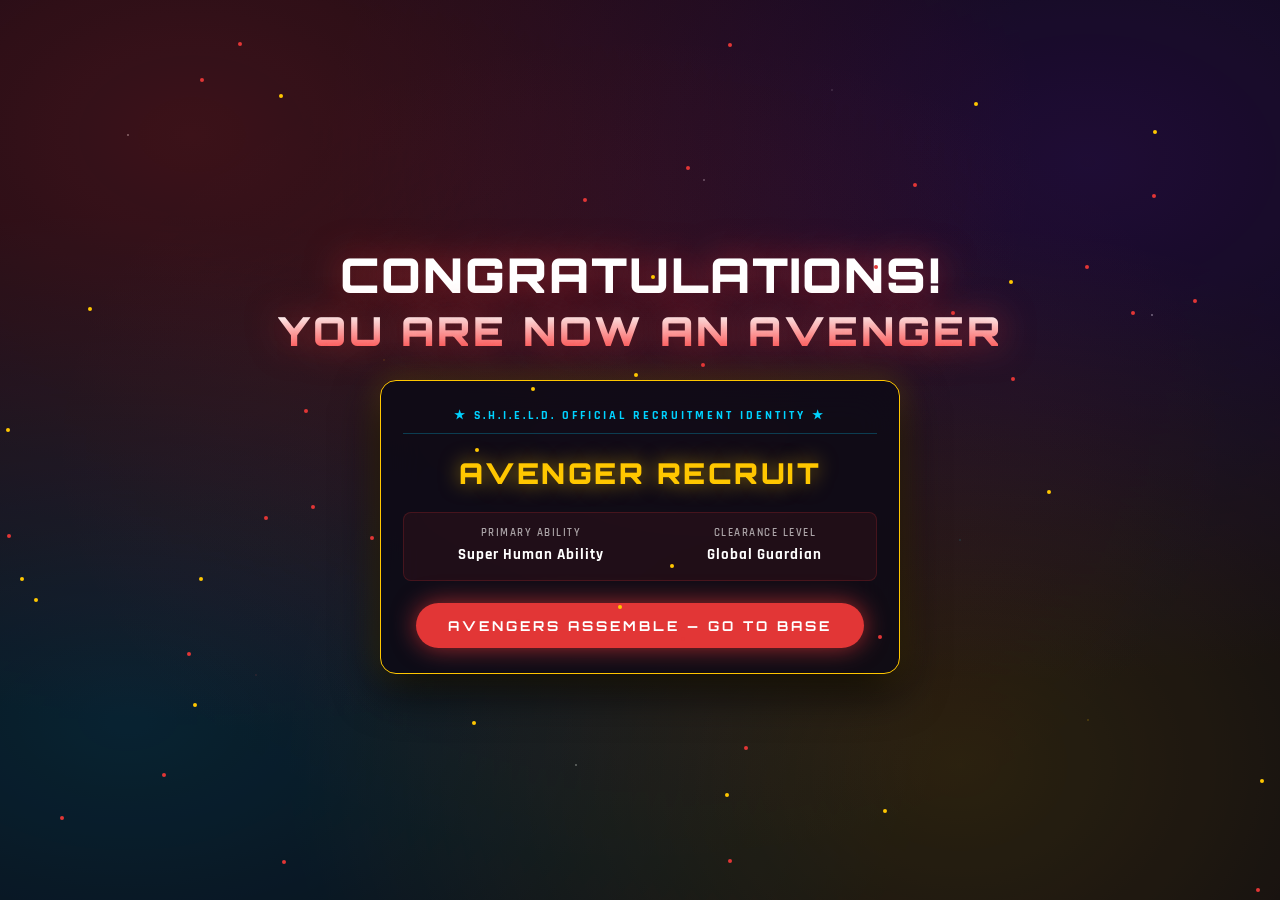
<file: marvel_success.html>
<!DOCTYPE html>
<html lang="en">
<head>
    <meta charset="UTF-8">
    <meta name="viewport" content="width=device-width, initial-scale=1.0">
    <title>MARVEL | RECRUITED</title>
    <link rel="icon" type="image/jpeg" href="Marvel.pics/characters.jpg">
    <link rel="preconnect" href="https://fonts.googleapis.com">
    <link rel="preconnect" href="https://fonts.gstatic.com" crossorigin>
    <link rel="preconnect" href="https://cdn.jsdelivr.net" crossorigin>
    <link href="https://cdn.jsdelivr.net/npm/bootstrap@5.3.3/dist/css/bootstrap.min.css" rel="stylesheet">
    <link href="https://fonts.googleapis.com/css2?family=Orbitron:wght@400;700;900&family=Rajdhani:wght@300;400;600;700&family=Exo+2:wght@300;400;600&display=swap" rel="stylesheet">
    <link rel="stylesheet" href="style.css">
</head>
<body>
    <div class="stars-bg"></div>
    <div class="mesh-bg"></div>

    <div class="success-container">
        <div class="main-title">
            CONGRATULATIONS!
            <span>YOU ARE NOW AN AVENGER</span>
        </div>

        <div class="member-card">
            <div class="card-header-badge">★ S.H.I.E.L.D. OFFICIAL RECRUITMENT IDENTITY ★</div>
            <div class="hero-name-display" id="displayName">UNKNOWN HERO</div>

            <div class="hero-details-row">
                <div class="detail-item">
                    <div class="detail-label">Primary Ability</div>
                    <div class="detail-value" id="displayPower">Super Strength</div>
                </div>
                <div class="detail-item">
                    <div class="detail-label">Clearance Level</div>
                    <div class="detail-value" id="displayLevel">Level 7 — Classified</div>
                </div>
            </div>

            <a href="index.html" class="assemble-btn">AVENGERS ASSEMBLE — GO TO BASE</a>
        </div>
    </div>

    <script src="https://cdn.jsdelivr.net/npm/bootstrap@5.3.3/dist/js/bootstrap.bundle.min.js"></script>
    <script>
        // Load dynamic hero information from sessionStorage
        const heroAlias = sessionStorage.getItem('marvel_hero_alias') || 'AVENGER RECRUIT';
        const heroPower = sessionStorage.getItem('marvel_hero_power') || 'Super Human Ability';
        const threatLevel = sessionStorage.getItem('marvel_threat_level') || 'Global Guardian';

        document.getElementById('displayName').innerText = heroAlias;
        document.getElementById('displayPower').innerText = heroPower;
        document.getElementById('displayLevel').innerText = threatLevel;

        // Create celebratory floating particles
        const container = document.querySelector('.success-container');
        for (let i = 0; i < 50; i++) {
            const particle = document.createElement('div');
            particle.className = 'particle';
            particle.style.left = Math.random() * 100 + '%';
            particle.style.top = Math.random() * 100 + '%';
            particle.style.animationDelay = Math.random() * 3 + 's';
            particle.style.animationDuration = (2 + Math.random() * 2.5) + 's';
            particle.style.background = Math.random() > 0.5 ? 'var(--m-red)' : 'var(--m-gold)';
            container.appendChild(particle);
        }
    </script>
</body>
</html>
</file>
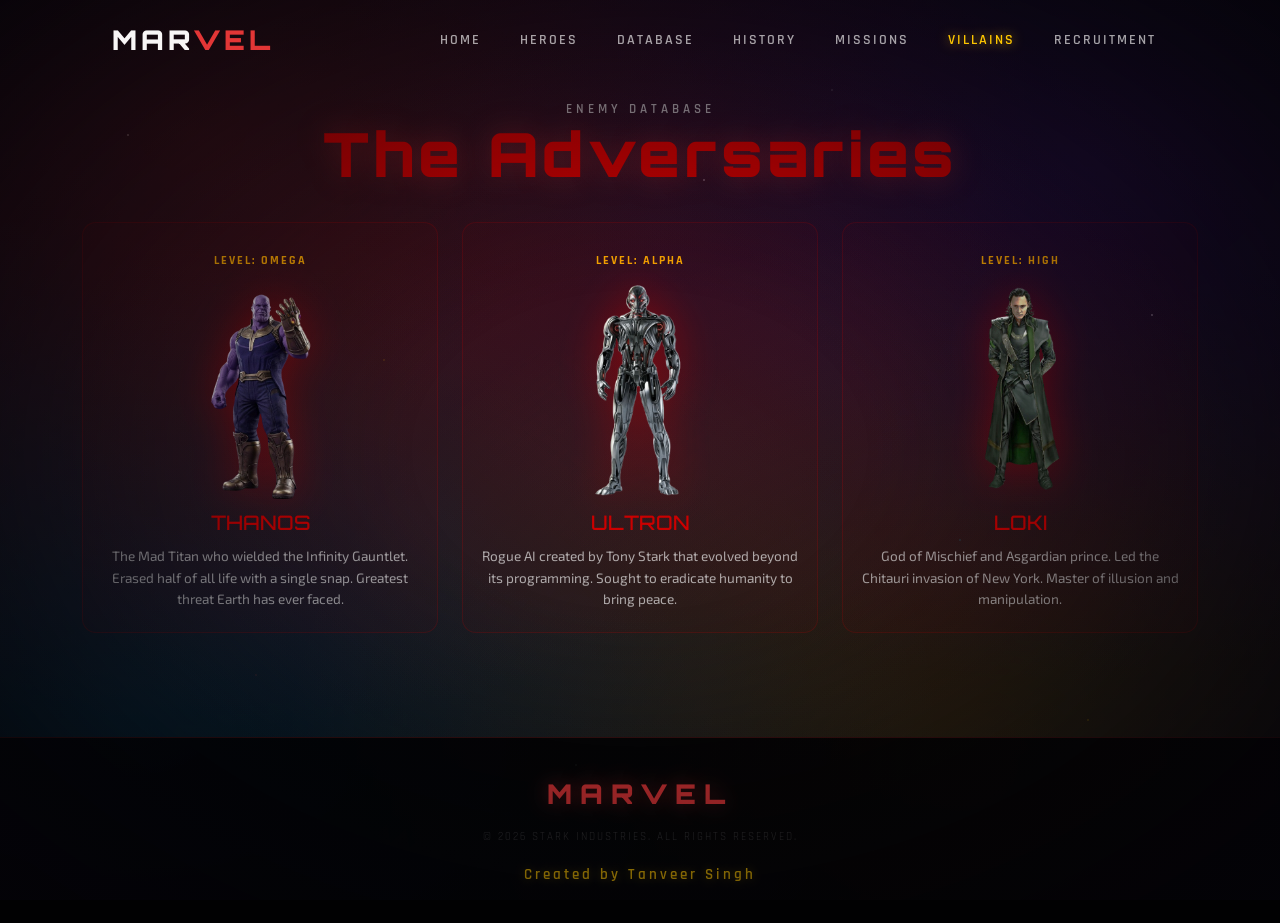
<file: marvel_villains.html>
<!DOCTYPE html>
<html lang="en">

<head>
    <meta charset="UTF-8">
    <meta name="viewport" content="width=device-width, initial-scale=1.0">
    <title>MARVEL | VILLAINS</title>
    <link rel="icon" type="image/jpeg" href="Marvel.pics/characters.jpg">
    <link rel="preconnect" href="https://fonts.googleapis.com">
    <link rel="preconnect" href="https://fonts.gstatic.com" crossorigin>
    <link rel="preconnect" href="https://cdn.jsdelivr.net" crossorigin>
    <link href="https://cdn.jsdelivr.net/npm/bootstrap@5.3.3/dist/css/bootstrap.min.css" rel="stylesheet">
    <link
        href="https://fonts.googleapis.com/css2?family=Orbitron:wght@400;700;900&family=Rajdhani:wght@300;400;600;700&family=Exo+2:wght@300;400;600&display=swap"
        rel="stylesheet">
    <link rel="stylesheet" href="style.css">
</head>

<body>
    <div class="vignette"></div>
    <div class="stars-bg"></div>
    <div class="mesh-bg"></div>

    <nav class="navbar navbar-expand-lg navbar-dark fixed-top custom-navbar">
        <div class="container-fluid px-lg-5">
            <a href="index.html" class="navbar-brand logo">MAR<span>VEL</span></a>
            <button class="navbar-toggler" type="button" data-bs-toggle="collapse" data-bs-target="#marvelNavbar"
                aria-controls="marvelNavbar" aria-expanded="false" aria-label="Toggle navigation">
                <span class="navbar-toggler-icon"></span>
            </button>
            <div class="collapse navbar-collapse justify-content-end" id="marvelNavbar">
                <ul class="navbar-nav">
                    <li class="nav-item"><a href="index.html" class="nav-link">Home</a></li>
                    <li class="nav-item"><a href="marvel_heroes.html" class="nav-link">Heroes</a></li>
                    <li class="nav-item"><a href="marvel_database.html" class="nav-link">Database</a></li>
                    <li class="nav-item"><a href="marvel_history.html" class="nav-link">History</a></li>
                    <li class="nav-item"><a href="marvel_missions.html" class="nav-link">Missions</a></li>
                    <li class="nav-item"><a href="marvel_villains.html" class="nav-link active">Villains</a></li>
                    <li class="nav-item"><a href="marvel_join.html" class="nav-link">Recruitment</a></li>
                </ul>
            </div>
        </div>
    </nav>

    <section class="container py-4">
        <div class="section-header reveal">
            <p>Enemy Database</p>
            <h2 style="color:#cc0000;">The Adversaries</h2>
        </div>

        <div class="row g-4 villain-grid">
            <div class="col-12 col-md-4">
                <div class="villain-card reveal">
                    <span class="threat-level">Level: Omega</span>
                    <img src="Marvel.pics/thanos-removebg-preview.png" alt="Thanos" loading="lazy">
                    <h3>Thanos</h3>
                    <p>The Mad Titan who wielded the Infinity Gauntlet. Erased half of all life with a single snap.
                        Greatest threat Earth has ever faced.</p>
                </div>
            </div>
            <div class="col-12 col-md-4">
                <div class="villain-card reveal">
                    <span class="threat-level">Level: Alpha</span>
                    <img src="Marvel.pics/ultron-removebg-preview.png" alt="Ultron" loading="lazy">
                    <h3>Ultron</h3>
                    <p>Rogue AI created by Tony Stark that evolved beyond its programming. Sought to eradicate humanity
                        to bring peace.</p>
                </div>
            </div>
            <div class="col-12 col-md-4">
                <div class="villain-card reveal">
                    <span class="threat-level">Level: High</span>
                    <img src="Marvel.pics/loki.png" alt="Loki" loading="lazy">
                    <h3>Loki</h3>
                    <p>God of Mischief and Asgardian prince. Led the Chitauri invasion of New York. Master of illusion
                        and manipulation.</p>
                </div>
            </div>
        </div>
    </section>

    <footer>
        <div class="footer-logo">MARVEL</div>
        <p class="copyright">© 2026 Stark Industries. All rights reserved.</p>
        <p class="creator">Created by Tanveer Singh</p>
    </footer>

    <script src="https://cdn.jsdelivr.net/npm/bootstrap@5.3.3/dist/js/bootstrap.bundle.min.js"></script>
    <script>
        const reveals = document.querySelectorAll('.reveal');
        const observer = new IntersectionObserver((entries) => {
            entries.forEach(entry => {
                if (entry.isIntersecting) entry.target.classList.add('active');
            });
        }, { threshold: 0.1 });
        reveals.forEach(el => observer.observe(el));
    </script>
</body>

</html>
</file>
<file: style.css>
@import url('https://fonts.googleapis.com/css2?family=Orbitron:wght@400;700;900&family=Rajdhani:wght@300;400;600;700&family=Exo+2:wght@300;400;600&display=swap');

:root {
    --m-red: #e23636;
    --m-red-dark: #b01c1c;
    --m-gold: #ffc700;
    --m-blue: #00d2ff;
    --bg-dark: #0a0812;
    --bg-card: rgba(226, 54, 54, 0.07);
    --border: rgba(226, 54, 54, 0.24);
    --text-main: #f8f6f6;
    --text-dim: rgba(248, 246, 246, 0.65);
}

* {
    margin: 0;
    padding: 0;
    box-sizing: border-box;
    cursor: default !important;
}

a,
button,
.clickable {
    cursor: pointer !important;
}

a {
    text-decoration: none;
}

body {
    background-color: var(--bg-dark) !important;
    color: var(--text-main) !important;
    font-family: 'Exo 2', sans-serif;
    overflow-x: hidden;
    line-height: 1.6;
}

#cursor,
#cursor-outline {
    display: none !important;
}

/* Global Backgrounds */
.vignette {
    position: fixed;
    top: 0;
    left: 0;
    width: 100%;
    height: 100%;
    background: radial-gradient(ellipse at center, transparent 25%, rgba(4, 3, 8, 0.88) 100%);
    pointer-events: none;
    z-index: 10;
}

.mesh-bg {
    position: fixed;
    top: 0;
    left: 0;
    width: 100%;
    height: 100%;
    background:
        radial-gradient(at 15% 15%, rgba(226, 54, 54, 0.28) 0, transparent 55%),
        radial-gradient(at 85% 18%, rgba(138, 43, 226, 0.20) 0, transparent 50%),
        radial-gradient(at 75% 85%, rgba(255, 199, 0, 0.16) 0, transparent 50%),
        radial-gradient(at 10% 80%, rgba(0, 210, 255, 0.16) 0, transparent 50%),
        radial-gradient(at 50% 50%, rgba(226, 54, 54, 0.10) 0, transparent 65%);
    z-index: -1;
    opacity: 0.85;
    animation: bgPulse 10s ease-in-out infinite alternate;
}

.stars-bg {
    position: fixed;
    top: 0;
    left: 0;
    width: 100%;
    height: 100%;
    background-image:
        radial-gradient(1.5px 1.5px at 10% 15%, rgba(255, 255, 255, 0.6) 0%, transparent 100%),
        radial-gradient(1px 1px at 30% 40%, rgba(255, 199, 0, 0.4) 0%, transparent 100%),
        radial-gradient(1.5px 1.5px at 55% 20%, rgba(255, 255, 255, 0.5) 0%, transparent 100%),
        radial-gradient(1px 1px at 75% 60%, rgba(0, 210, 255, 0.4) 0%, transparent 100%),
        radial-gradient(1.5px 1.5px at 90% 35%, rgba(255, 255, 255, 0.6) 0%, transparent 100%),
        radial-gradient(1px 1px at 20% 75%, rgba(226, 54, 54, 0.4) 0%, transparent 100%),
        radial-gradient(1.5px 1.5px at 45% 85%, rgba(255, 255, 255, 0.5) 0%, transparent 100%),
        radial-gradient(1px 1px at 65% 10%, rgba(255, 255, 255, 0.4) 0%, transparent 100%),
        radial-gradient(1.5px 1.5px at 85% 80%, rgba(255, 199, 0, 0.3) 0%, transparent 100%);
    z-index: -1;
    pointer-events: none;
}

@keyframes bgPulse {
    0% {
        opacity: 0.75;
        transform: scale(1);
    }

    100% {
        opacity: 0.95;
        transform: scale(1.06);
    }
}

/* Header Typography Group */
.logo,
.navbar-brand,
.section-header h2,
.footer-logo,
.hero h1,
.hero-preview h3,
.db-card h3,
.party-title,
.timeline-year,
.submit-btn,
.mission-content h3,
.main-title,
.hero-name-display,
.assemble-btn,
.villain-card h3 {
    font-family: 'Orbitron', sans-serif;
}

/* Secondary Subtitle / Label Group */
.nav-links a,
.navbar-nav .nav-link,
.section-header p,
.footer-links a,
.copyright,
.creator,
.hero-subtitle,
.cta-btn,
.fun-btn,
.hero-preview span,
.tech-label,
.back-btn,
.item-info span,
.timeline-content h3,
.warning-text,
.mission-status,
.card-header-badge,
.detail-label,
.detail-value,
.threat-level {
    font-family: 'Rajdhani', sans-serif;
}

/* Navigation Bar */
.custom-navbar {
    background: transparent !important;
    backdrop-filter: none;
    -webkit-backdrop-filter: none;
    border-bottom: none;
    padding: 14px 5% !important;
    z-index: 1050;
}

.logo,
.navbar-brand {
    font-weight: 900;
    font-size: 1.7rem;
    letter-spacing: 4px;
    color: var(--text-main) !important;
}

.logo span,
.navbar-brand span {
    color: var(--m-red);
}

.nav-links,
.navbar-nav {
    display: flex;
    gap: 15px;
    list-style: none;
    margin-bottom: 0;
}

.nav-links a,
.navbar-nav .nav-link {
    color: var(--text-dim) !important;
    font-size: 0.9rem;
    font-weight: 600;
    letter-spacing: 2px;
    transition: 0.3s;
    text-transform: uppercase;
    padding: 6px 12px !important;
}

.nav-links a:hover,
.nav-links a.active,
.navbar-nav .nav-link:hover,
.navbar-nav .nav-link.active {
    color: var(--m-gold) !important;
    text-shadow: 0 0 12px rgba(255, 199, 0, 0.7);
}

.navbar-toggler {
    border-color: var(--border) !important;
    padding: 6px 10px;
}

.navbar-toggler:focus {
    box-shadow: 0 0 10px var(--m-red) !important;
}

.navbar-toggler-icon {
    background-image: url("data:image/svg+xml,%3csvg xmlns='http://www.w3.org/2000/svg' viewBox='0 0 30 30'%3e%3cpath stroke='rgba%28226, 54, 54, 1%29' stroke-linecap='round' stroke-miterlimit='10' stroke-width='2' d='M4 7h22M4 15h22M4 23h22'/%3e%3c/svg%3e") !important;
}

@media (max-width: 991px) {
    .navbar-collapse {
        background: rgba(8, 9, 12, 0.98);
        border: 1px solid var(--border);
        border-radius: 12px;
        padding: 20px;
        margin-top: 12px;
        backdrop-filter: blur(25px);
    }

    .navbar-nav {
        gap: 8px;
    }
}

/* Page Grid Containers */
.db-container,
.gallery-container,
.join-form-container,
.mission-grid,
.villain-grid {
    padding: 10px 0 35px;
}

/* Section Header */
.section-header {
    margin-bottom: 25px;
    text-align: center;
    padding-top: 75px;
}

.section-header h2 {
    font-size: clamp(2rem, 5vw, 3.8rem);
    font-weight: 900;
    letter-spacing: 4px;
    color: var(--m-red);
    line-height: 1.05;
    text-shadow: 0 0 30px rgba(226, 54, 54, 0.4);
}

.section-header p {
    font-size: 0.8rem;
    font-weight: 600;
    letter-spacing: 4px;
    color: var(--text-dim);
    text-transform: uppercase;
    margin-bottom: 4px;
}

/* Scroll Reveal */
.reveal {
    opacity: 0;
    transform: translateY(25px);
    transition: 0.9s cubic-bezier(0.16, 1, 0.3, 1);
}

.reveal.active {
    opacity: 1;
    transform: translateY(0);
}

/* Footer */
footer {
    padding: 35px 5% 20px;
    border-top: 1px solid var(--border);
    text-align: center;
    background: rgba(0, 0, 0, 0.85);
    margin-top: 45px;
}

.footer-logo {
    font-weight: 900;
    font-size: 1.7rem;
    letter-spacing: 8px;
    margin-bottom: 12px;
    color: var(--m-red);
    text-shadow: 0 0 20px rgba(226, 54, 54, 0.5);
}

.footer-links {
    display: flex;
    justify-content: center;
    gap: 20px;
    margin-bottom: 15px;
}

.footer-links a {
    color: var(--text-dim);
    font-weight: 600;
    font-size: 0.9rem;
    letter-spacing: 2px;
    transition: 0.3s;
}

.footer-links a:hover {
    color: var(--m-gold);
}

.copyright {
    font-size: 0.7rem;
    color: rgba(255, 255, 255, 0.2);
    letter-spacing: 2px;
    text-transform: uppercase;
}

.creator {
    margin-top: 12px;
    font-size: 0.95rem;
    font-weight: 600;
    color: var(--m-gold);
    letter-spacing: 3px;
    text-shadow: 0 0 10px rgba(255, 199, 0, 0.4);
}

/* Home Page (index.html) */
.hero {
    height: 100vh;
    width: 100%;
    display: flex;
    flex-direction: column;
    justify-content: center;
    align-items: center;
    text-align: center;
    position: relative;
    overflow: hidden;
    padding-top: 60px;
    background: linear-gradient(180deg, rgba(8, 9, 12, 0.45) 0%, rgba(8, 9, 12, 0.55) 65%, rgba(8, 9, 12, 0.98) 100%), url('Marvel.pics/characters.jpg') center/cover no-repeat;
}

.hero::before {
    content: '';
    position: absolute;
    top: 0;
    left: 0;
    width: 100%;
    height: 100%;
    background: radial-gradient(circle at center, rgba(226, 54, 54, 0.12) 0%, transparent 70%);
    pointer-events: none;
}

.hero h1 {
    font-size: clamp(3.5rem, 11vw, 8rem);
    font-weight: 900;
    line-height: 0.9;
    margin-bottom: 14px;
    background: linear-gradient(to bottom, #ffffff 20%, #e23636 80%);
    -webkit-background-clip: text;
    -webkit-text-fill-color: transparent;
    letter-spacing: 8px;
    filter: drop-shadow(0 10px 25px rgba(0, 0, 0, 0.9)) drop-shadow(0 0 40px rgba(226, 54, 54, 0.6));
    animation: heroZoom 2.2s cubic-bezier(0.16, 1, 0.3, 1);
    position: relative;
    z-index: 2;
}

@keyframes heroZoom {
    from {
        transform: scale(1.5);
        opacity: 0;
        filter: blur(20px);
    }

    to {
        transform: scale(1);
        opacity: 1;
        filter: blur(0);
    }
}

.hero-subtitle {
    font-size: clamp(0.95rem, 2.5vw, 1.35rem);
    letter-spacing: 8px;
    color: var(--m-gold);
    text-transform: uppercase;
    font-weight: 700;
    opacity: 0;
    animation: fadeIn 1s ease forwards 1.2s;
    text-shadow: 0 4px 15px rgba(0, 0, 0, 0.9), 0 0 20px rgba(255, 199, 0, 0.6);
    position: relative;
    z-index: 2;
}

.cta-btn {
    margin-top: 30px;
    padding: 14px 42px;
    border: 1px solid var(--m-red);
    background: rgba(226, 54, 54, 0.25);
    color: #fff;
    font-weight: 700;
    letter-spacing: 3px;
    text-transform: uppercase;
    font-size: 0.9rem;
    transition: 0.4s;
    display: inline-block;
    opacity: 0;
    animation: fadeIn 1s ease forwards 1.8s;
    backdrop-filter: blur(10px);
    border-radius: 6px;
    box-shadow: 0 10px 30px rgba(0, 0, 0, 0.8), 0 0 20px rgba(226, 54, 54, 0.4);
    position: relative;
    z-index: 2;
}

.cta-btn:hover {
    background: var(--m-red);
    box-shadow: 0 0 40px rgba(226, 54, 54, 0.9);
    transform: scale(1.06);
    color: #fff;
}

.hero-preview {
    position: relative;
    height: 360px;
    border-radius: 14px;
    overflow: hidden;
    border: 1px solid var(--border);
    transition: 0.5s;
    background: #000;
    display: flex;
    align-items: center;
    justify-content: center;
}

.hero-preview img {
    width: 100%;
    height: 100%;
    object-fit: contain;
    object-position: center;
    transition: 0.6s cubic-bezier(0.16, 1, 0.3, 1);
}

.hero-preview:hover {
    border-color: var(--m-red);
    transform: translateY(-10px);
    box-shadow: 0 20px 40px rgba(226, 54, 54, 0.25);
}

.hero-preview:hover img {
    transform: scale(1.06);
}

.hero-preview-overlay {
    position: absolute;
    bottom: 0;
    left: 0;
    width: 100%;
    padding: 25px 20px;
    background: linear-gradient(transparent, rgba(0, 0, 0, 0.95));
    text-align: left;
    z-index: 2;
}

.hero-preview h3 {
    font-size: 1.25rem;
    color: #fff;
    margin-bottom: 2px;
}

.hero-preview span {
    color: var(--m-gold);
    font-size: 0.75rem;
    font-weight: 600;
    letter-spacing: 2px;
    text-transform: uppercase;
}

.fun-btn-container {
    text-align: center;
    margin-top: 30px;
}

.fun-btn {
    padding: 10px 28px;
    border: 1px solid var(--m-gold);
    background: rgba(255, 199, 0, 0.08);
    color: var(--m-gold);
    font-weight: 700;
    letter-spacing: 2px;
    text-transform: uppercase;
    font-size: 0.85rem;
    transition: 0.4s;
    display: inline-block;
    backdrop-filter: blur(5px);
    border-radius: 4px;
}

.fun-btn:hover {
    background: var(--m-gold);
    color: #000;
    box-shadow: 0 0 28px rgba(255, 199, 0, 0.5);
    transform: scale(1.06);
}

@keyframes fadeIn {
    from {
        opacity: 0;
    }

    to {
        opacity: 1;
    }
}

/* Database Page (marvel_database.html) */
.db-card {
    background: var(--bg-card);
    border: 1px solid var(--border);
    padding: 25px 22px;
    border-radius: 14px;
    position: relative;
    overflow: hidden;
    height: 100%;
}

.db-card::before {
    content: '';
    position: absolute;
    top: 0;
    left: 0;
    width: 100%;
    height: 2px;
    background: linear-gradient(90deg, transparent, var(--m-red), transparent);
}

.db-card h3 {
    font-size: 1.15rem;
    margin-bottom: 18px;
    color: var(--m-gold);
}

.tech-item {
    margin-bottom: 16px;
}

.tech-label {
    display: flex;
    justify-content: space-between;
    margin-bottom: 6px;
    font-size: 0.75rem;
    font-weight: 600;
    letter-spacing: 2px;
    text-transform: uppercase;
}

.progress-bar {
    height: 5px;
    background: rgba(255, 255, 255, 0.05);
    border-radius: 3px;
    overflow: hidden;
}

.progress-fill {
    height: 100%;
    background: var(--m-red);
    width: 0;
    transition: 1.5s cubic-bezier(0.16, 1, 0.3, 1);
    box-shadow: 0 0 10px var(--m-red);
}

.db-card.active .progress-fill {
    width: var(--percent);
}

.analysis-box {
    background: rgba(0, 210, 255, 0.04);
    border-color: rgba(0, 210, 255, 0.2);
}

.analysis-box h3 {
    color: var(--m-blue);
}

.radar-placeholder {
    width: 100%;
    height: 200px;
    display: flex;
    align-items: center;
    justify-content: center;
    border: 1px dashed rgba(0, 210, 255, 0.2);
    border-radius: 10px;
    margin-top: 15px;
    position: relative;
    overflow: hidden;
}

.radar-line {
    position: absolute;
    width: 100%;
    height: 1px;
    background: rgba(0, 210, 255, 0.3);
    animation: scan 3s linear infinite;
}

@keyframes scan {
    0% {
        top: 0;
    }

    100% {
        top: 100%;
    }
}

/* Assemble / Fun Page (marvel_fun.html) */
.action-container {
    height: 100vh;
    display: flex;
    justify-content: center;
    align-items: center;
    position: relative;
    overflow: hidden;
}

.hero-action {
    position: absolute;
    height: 580px;
    z-index: 10;
    opacity: 0;
    transform: translateY(100%) scale(0.5);
    pointer-events: none;
}

.hero-action img {
    height: 100%;
    object-fit: contain;
    filter: drop-shadow(0 0 30px rgba(226, 54, 54, 0.4));
}

.hero-step {
    animation: heroEntry 12s infinite ease-in-out;
}

@keyframes heroEntry {
    0% {
        transform: translateY(100%) scale(0.5);
        opacity: 0;
    }

    5% {
        transform: translateY(0) scale(1);
        opacity: 1;
    }

    25% {
        transform: translateY(0) scale(1.1);
        opacity: 1;
    }

    30% {
        transform: translateY(-100%) scale(0.8);
        opacity: 0;
    }

    100% {
        transform: translateY(-100%) scale(0.8);
        opacity: 0;
    }
}

.ironman-step {
    animation-delay: 0s;
}

.cap-step {
    animation-delay: 4s;
}

.thor-step {
    animation-delay: 8s;
}

.party-title {
    position: absolute;
    top: 50px;
    width: 100%;
    text-align: center;
    font-size: clamp(1.8rem, 5vw, 2.8rem);
    font-weight: 900;
    color: var(--m-red);
    text-shadow: 0 0 25px rgba(226, 54, 54, 0.7);
    z-index: 5;
    letter-spacing: 6px;
}

.back-btn {
    position: absolute;
    top: 30px;
    left: 30px;
    padding: 10px 22px;
    border: 1px solid var(--border);
    color: #fff;
    font-weight: 700;
    letter-spacing: 2px;
    z-index: 100;
    background: rgba(0, 0, 0, 0.55);
    backdrop-filter: blur(10px);
    transition: 0.3s;
    text-transform: uppercase;
    border-radius: 4px;
}

.back-btn:hover {
    background: var(--m-red);
    color: #fff;
    box-shadow: 0 0 20px rgba(226, 54, 54, 0.5);
}

/* Heroes Page (marvel_heroes.html) */
.gallery-item {
    position: relative;
    height: 300px;
    overflow: hidden;
    border-radius: 12px;
    border: 1px solid var(--border);
    transition: 0.5s;
    background: rgba(0, 0, 0, 0.4);
    display: flex;
    align-items: center;
    justify-content: center;
}

.gallery-item img {
    width: 100%;
    height: 100%;
    object-fit: contain;
    transition: 0.6s cubic-bezier(0.16, 1, 0.3, 1);
    filter: drop-shadow(0 10px 20px rgba(0, 0, 0, 0.6));
}

.gallery-item:hover {
    border-color: var(--m-red);
    box-shadow: 0 10px 30px rgba(226, 54, 54, 0.25);
}

.gallery-item:hover img {
    transform: scale(1.1) translateY(-8px);
    filter: drop-shadow(0 15px 30px rgba(226, 54, 54, 0.5));
}

.item-info {
    position: absolute;
    bottom: 0;
    left: 0;
    width: 100%;
    padding: 14px 10px;
    background: linear-gradient(transparent, rgba(0, 0, 0, 0.92));
    opacity: 0;
    transition: 0.4s;
    text-align: center;
}

.gallery-item:hover .item-info {
    opacity: 1;
}

.item-info h3 {
    font-size: 0.9rem;
    color: #fff;
    text-transform: uppercase;
    margin: 0;
}

.item-info span {
    color: var(--m-gold);
    font-weight: 600;
    font-size: 0.75rem;
    letter-spacing: 2px;
}

/* History Page (marvel_history.html) */
.timeline {
    padding: 15px 0 40px;
    max-width: 780px;
    margin: 0 auto;
    position: relative;
}

.timeline::before {
    content: '';
    position: absolute;
    top: 25px;
    left: 50%;
    width: 2px;
    height: calc(100% - 50px);
    background: var(--border);
    transform: translateX(-50%);
}

.timeline-item {
    margin-bottom: 35px;
    position: relative;
    width: 50%;
    padding: 0 30px;
}

.timeline-item:nth-child(odd) {
    left: 0;
    text-align: right;
}

.timeline-item:nth-child(even) {
    left: 50%;
    text-align: left;
}

.timeline-dot {
    position: absolute;
    top: 0;
    width: 14px;
    height: 14px;
    background: var(--m-red);
    border-radius: 50%;
    z-index: 10;
    box-shadow: 0 0 10px var(--m-red);
}

.timeline-item:nth-child(odd) .timeline-dot {
    right: -7px;
}

.timeline-item:nth-child(even) .timeline-dot {
    left: -7px;
}

.timeline-content {
    background: var(--bg-card);
    border: 1px solid var(--border);
    padding: 20px 22px;
    border-radius: 12px;
    transition: 0.3s;
}

.timeline-content:hover {
    border-color: var(--m-red);
    transform: scale(1.02);
    box-shadow: 0 0 20px rgba(226, 54, 54, 0.15);
}

.timeline-year {
    font-size: 1.1rem;
    color: var(--m-gold);
    margin-bottom: 4px;
}

.timeline-content h3 {
    font-size: 1.25rem;
    font-weight: 700;
    margin-bottom: 6px;
    letter-spacing: 1.5px;
    color: #fff;
    text-transform: uppercase;
}

.timeline-content p {
    font-size: 0.85rem;
    color: var(--text-dim);
    margin: 0;
}

@media (max-width: 768px) {
    .timeline::before {
        left: 20px;
    }

    .timeline-item {
        width: 100%;
        padding-left: 45px;
        padding-right: 10px;
        text-align: left !important;
    }

    .timeline-item:nth-child(even) {
        left: 0;
    }

    .timeline-dot {
        left: 13px !important;
        right: auto !important;
    }
}

/* Recruitment Page (marvel_join.html) */
.form-card {
    background: var(--bg-card);
    border: 1px solid var(--border);
    padding: 32px 28px;
    border-radius: 16px;
    position: relative;
    box-shadow: 0 15px 35px rgba(0, 0, 0, 0.5);
}

.form-card::before {
    content: '';
    position: absolute;
    top: 0;
    left: 0;
    width: 100%;
    height: 3px;
    background: linear-gradient(90deg, transparent, var(--m-red), var(--m-gold), var(--m-red), transparent);
}

.form-group {
    margin-bottom: 20px;
}

.form-group label,
.form-label {
    display: block;
    font-weight: 700;
    font-size: 0.85rem;
    color: var(--m-gold);
    margin-bottom: 6px;
    letter-spacing: 2px;
    text-transform: uppercase;
}

.form-control,
.form-select {
    background: rgba(255, 255, 255, 0.06) !important;
    border: 1px solid var(--border) !important;
    padding: 12px 16px;
    border-radius: 8px;
    color: #ffffff !important;
    font-family: 'Exo 2', sans-serif;
    font-size: 0.95rem;
    transition: 0.3s;
}

.form-control::placeholder {
    color: rgba(255, 255, 255, 0.85) !important;
    opacity: 1;
}

.form-control:focus,
.form-select:focus {
    border-color: var(--m-red) !important;
    background: rgba(226, 54, 54, 0.08) !important;
    outline: none;
    box-shadow: 0 0 18px rgba(226, 54, 54, 0.3) !important;
    color: #ffffff !important;
}

.form-select option {
    background: #0a0812;
    color: #ffffff;
}

.submit-btn {
    width: 100%;
    padding: 14px;
    background: var(--m-red);
    color: #fff;
    border: none;
    border-radius: 8px;
    font-size: 0.95rem;
    font-weight: 700;
    letter-spacing: 3px;
    cursor: pointer;
    transition: 0.4s;
    text-transform: uppercase;
    margin-top: 10px;
}

.submit-btn:hover {
    background: var(--m-red-dark);
    box-shadow: 0 0 30px rgba(226, 54, 54, 0.7);
    transform: scale(1.01);
    color: #fff;
}

.warning-text {
    margin-top: 16px;
    text-align: center;
    font-size: 0.75rem;
    color: var(--text-dim);
    text-transform: uppercase;
    letter-spacing: 1.5px;
    margin-bottom: 0;
}

/* Missions Page (marvel_missions.html) */
.mission-card {
    background: var(--bg-card);
    border: 1px solid var(--border);
    padding: 22px 20px;
    border-radius: 14px;
    display: flex;
    gap: 16px;
    align-items: flex-start;
    transition: 0.5s;
    height: 100%;
}

.mission-card:hover {
    border-color: var(--m-blue);
    transform: translateY(-5px);
    background: rgba(0, 210, 255, 0.04);
    box-shadow: 0 10px 30px rgba(0, 210, 255, 0.15);
}

.mission-status {
    font-size: 0.75rem;
    font-weight: 700;
    padding: 4px 12px;
    border-radius: 20px;
    background: rgba(0, 200, 100, 0.1);
    color: #00cc66;
    text-transform: uppercase;
    letter-spacing: 1.5px;
    display: inline-block;
}

.mission-content h3 {
    font-size: 1.15rem;
    margin: 6px 0 4px;
    color: var(--m-blue);
}

.mission-content p {
    color: var(--text-dim);
    font-size: 0.85rem;
    margin: 0;
}

/* Recruitment Success Page (marvel_success.html) */
.success-container {
    min-height: 100vh;
    display: flex;
    flex-direction: column;
    justify-content: center;
    align-items: center;
    position: relative;
    padding: 50px 20px 30px;
    text-align: center;
}

.main-title {
    font-size: clamp(1.5rem, 4.5vw, 3rem);
    font-weight: 900;
    color: #ffffff;
    line-height: 1.2;
    opacity: 0;
    animation: textReveal 1.2s cubic-bezier(0.16, 1, 0.3, 1) forwards 0.2s;
    text-shadow: 0 0 35px rgba(226, 54, 54, 0.6);
    letter-spacing: 2px;
}

.main-title span {
    display: block;
    margin-top: 4px;
    font-size: clamp(1.3rem, 4vw, 2.5rem);
    background: linear-gradient(180deg, #ffffff 20%, #ff3b3b 100%);
    -webkit-background-clip: text;
    -webkit-text-fill-color: transparent;
    background-clip: text;
    letter-spacing: 3px;
}

@keyframes textReveal {
    0% {
        opacity: 0;
        transform: scale(0.7) translateY(40px);
        filter: blur(10px);
    }

    100% {
        opacity: 1;
        transform: scale(1) translateY(0);
        filter: blur(0);
    }
}

.member-card {
    margin-top: 25px;
    width: 90%;
    max-width: 520px;
    background: rgba(12, 10, 22, 0.85);
    border: 1.5px solid var(--m-gold);
    border-radius: 16px;
    padding: 25px 22px;
    position: relative;
    backdrop-filter: blur(20px);
    box-shadow: 0 15px 45px rgba(0, 0, 0, 0.85), 0 0 30px rgba(255, 199, 0, 0.25);
    opacity: 0;
    animation: cardReveal 1s cubic-bezier(0.16, 1, 0.3, 1) forwards 0.8s;
}

@keyframes cardReveal {
    0% {
        opacity: 0;
        transform: scale(0.85) translateY(30px);
    }

    100% {
        opacity: 1;
        transform: scale(1) translateY(0);
    }
}

.card-header-badge {
    font-size: 0.75rem;
    font-weight: 700;
    letter-spacing: 3px;
    color: var(--m-blue);
    text-transform: uppercase;
    border-bottom: 1px solid rgba(0, 210, 255, 0.25);
    padding-bottom: 8px;
    margin-bottom: 16px;
}

.hero-name-display {
    font-size: clamp(1.2rem, 3.5vw, 1.8rem);
    font-weight: 900;
    color: var(--m-gold);
    letter-spacing: 2.5px;
    text-transform: uppercase;
    text-shadow: 0 0 20px rgba(255, 199, 0, 0.6);
    margin-bottom: 8px;
}

.hero-details-row {
    display: flex;
    justify-content: space-around;
    flex-wrap: wrap;
    gap: 12px;
    margin-top: 16px;
    padding: 12px 8px;
    background: rgba(226, 54, 54, 0.08);
    border-radius: 8px;
    border: 1px solid rgba(226, 54, 54, 0.2);
}

.detail-item {
    text-align: center;
}

.detail-label {
    font-size: 0.7rem;
    font-weight: 600;
    color: var(--text-dim);
    letter-spacing: 1.5px;
    text-transform: uppercase;
}

.detail-value {
    font-size: 0.95rem;
    font-weight: 700;
    color: #ffffff;
    letter-spacing: 1px;
}

.assemble-btn {
    margin-top: 22px;
    display: inline-block;
    padding: 12px 32px;
    background: var(--m-red);
    color: #ffffff !important;
    font-size: 0.85rem;
    font-weight: 700;
    letter-spacing: 3px;
    border-radius: 30px;
    text-transform: uppercase;
    text-decoration: none;
    box-shadow: 0 0 25px rgba(226, 54, 54, 0.7);
    transition: 0.4s;
    cursor: pointer !important;
}

.assemble-btn:hover {
    background: var(--m-gold);
    color: #000000 !important;
    box-shadow: 0 0 35px rgba(255, 199, 0, 0.8);
    transform: scale(1.05);
}

.particle {
    position: absolute;
    width: 4px;
    height: 4px;
    background: var(--m-red);
    border-radius: 50%;
    animation: particleFloat 3s ease-in-out infinite;
}

@keyframes particleFloat {

    0%,
    100% {
        transform: translateY(0) scale(1);
        opacity: 1;
    }

    50% {
        transform: translateY(-120px) scale(0);
        opacity: 0;
    }
}

/* Villains Page (marvel_villains.html) */
.villain-card {
    background: rgba(204, 0, 0, 0.04);
    border: 1px solid rgba(204, 0, 0, 0.2);
    padding: 22px 18px;
    border-radius: 14px;
    text-align: center;
    transition: 0.5s;
    height: 100%;
}

.villain-card:hover {
    border-color: #cc0000;
    box-shadow: 0 0 35px rgba(204, 0, 0, 0.25);
    transform: translateY(-8px);
}

.villain-card h3 {
    font-size: 1.25rem;
    color: #cc0000;
    text-transform: uppercase;
    margin-bottom: 4px;
}

.threat-level {
    font-weight: 700;
    font-size: 0.75rem;
    color: #ffaa00;
    letter-spacing: 2px;
    text-transform: uppercase;
    display: inline-block;
}

.villain-card p {
    margin-top: 10px;
    color: var(--text-dim);
    font-size: 0.85rem;
    margin-bottom: 0;
}

.villain-card img {
    width: 100%;
    height: 220px;
    object-fit: contain;
    margin: 10px auto;
    display: block;
    filter: drop-shadow(0 0 20px rgba(204, 0, 0, 0.45));
    transition: 0.5s;
    transform: scale(1.02);
}

.villain-card:hover img {
    transform: scale(1.08) translateY(-6px);
    filter: drop-shadow(0 0 35px rgba(204, 0, 0, 0.8));
}
</file>
